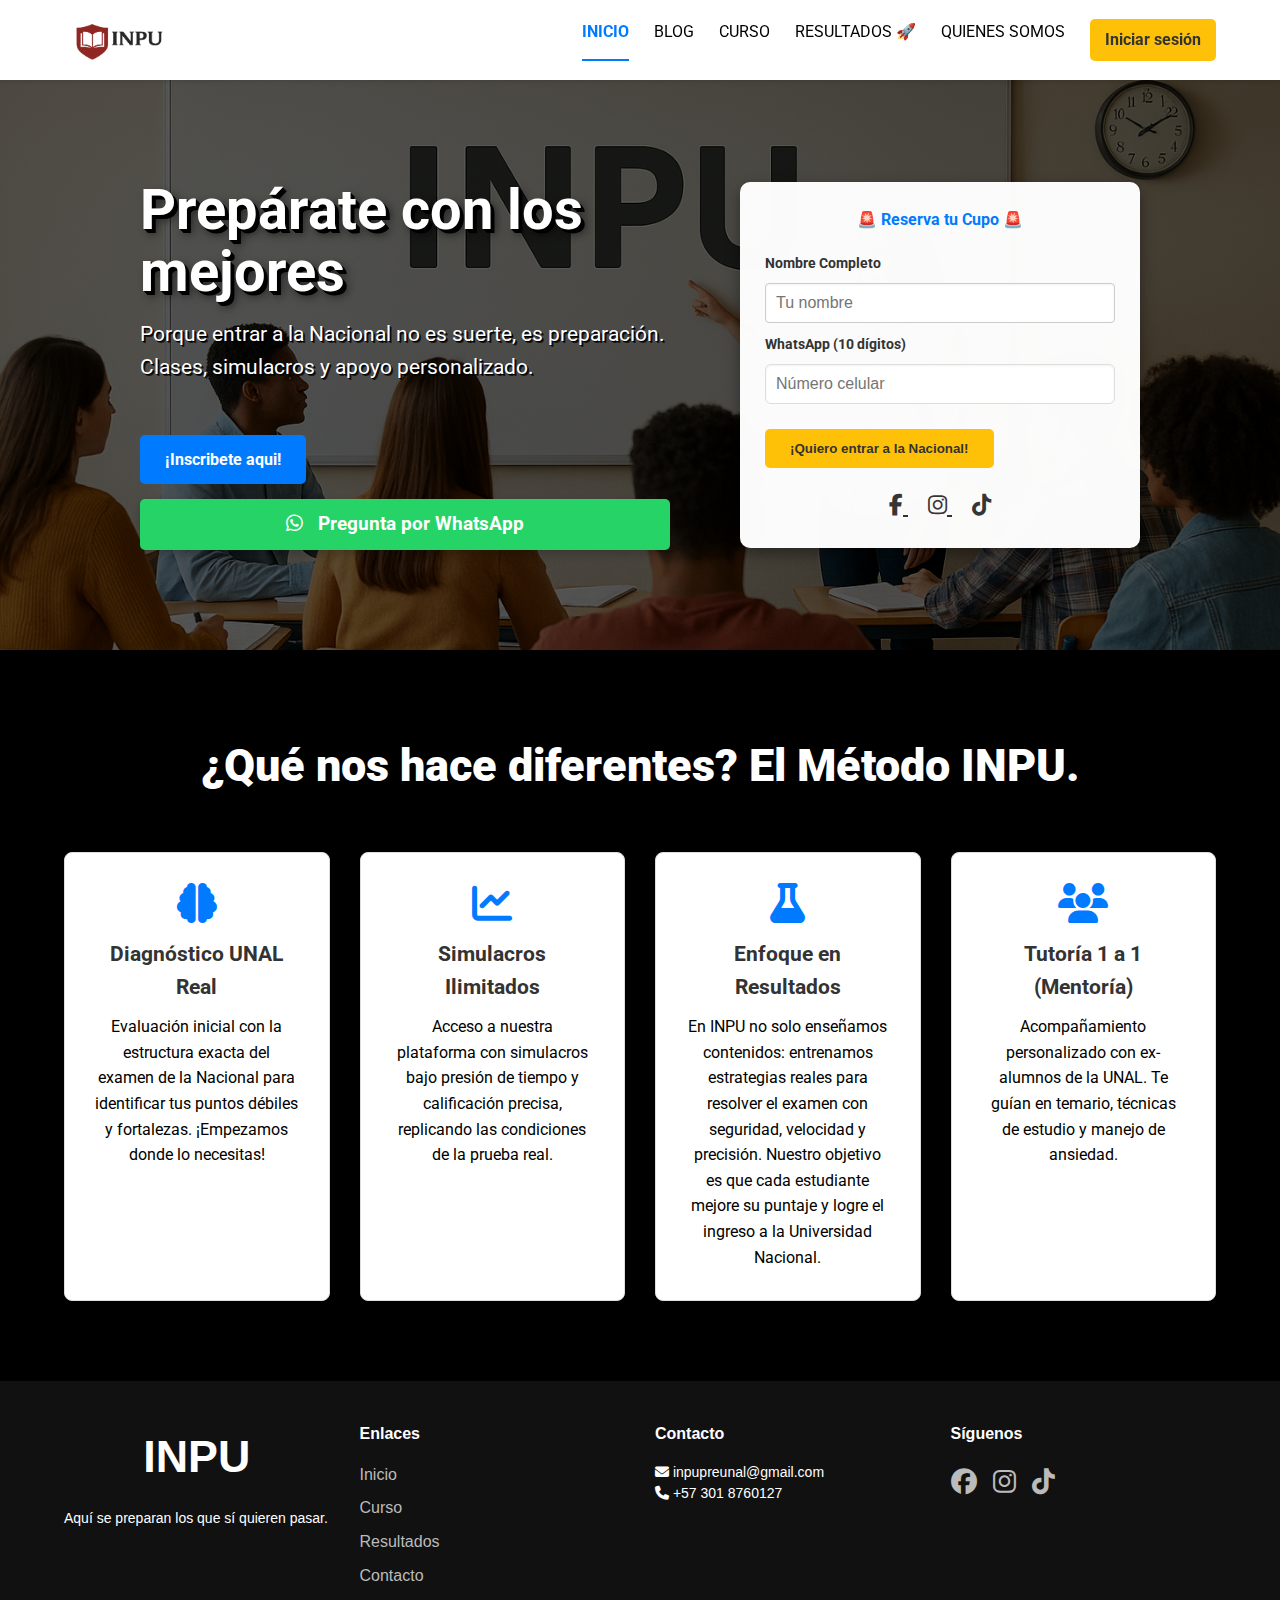
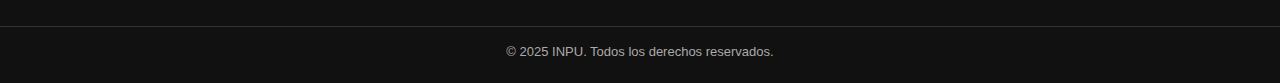
<file: index.html>
<!DOCTYPE html>
<html lang="es">
<head>
    <meta charset="UTF-8">
    <meta name="viewport" content="width=device-width, initial-scale=1.0">
    <title>Instituto Nacional De Preparación Universitaria - Inicio</title>
    
    <link rel="icon" type="image/png" href="inpu.png"> 
    
    <link rel="stylesheet" href="https://cdnjs.cloudflare.com/ajax/libs/font-awesome/6.0.0-beta3/css/all.min.css">
    
    <link rel="stylesheet" href="style.css">
    
    <link rel="preconnect" href="https://fonts.googleapis.com">
    <link rel="preconnect" href="https://fonts.gstatic.com" crossorigin>
    <link href="https://fonts.googleapis.com/css2?family=Roboto:wght@400;700;900&display=swap" rel="stylesheet">
    <link rel="stylesheet" href="https://cdnjs.cloudflare.com/ajax/libs/font-awesome/6.5.0/css/all.min.css">


    <style>
    /* Estilos CSS internos (si los hubiera) - Mantener aquí */
    </style>
</head>
<body>

  <header class="header">
    <div class="container">
        <h1 class="logo">
            <a href="index.html">
                <img src="inpu 22.png" alt="Instituto Nacional De Preparación Universitaria - INPU" class="logo-img">
            </a>
        </h1>
        
        <button class="menu-toggle" aria-label="Abrir menú">
    <span class="bar"></span>
    <span class="bar"></span>
    <span class="bar"></span>
</button>


        <nav class="nav">
            <a href="index.html" class="nav-link active" data-target="inicio-tab">INICIO</a>
            <a href="blog.html" class="nav-link" data-target="blog-tab">BLOG</a> 
            <a href="curso.html" class="nav-link" data-target="cursos-tab">CURSO</a>
            <a href="resultados.html" class="nav-link" data-target="resultados-tab">RESULTADOS 🚀</a>
            <a href="quienessomos.html" class="nav-link" data-target="quienes-somos-tab">QUIENES SOMOS</a>
            
            <a href="portalacademico.html" id="btn-matricula" target="_blank">Iniciar sesión</a>
        </nav>
    </div>
</header>


    <main id="tab-content">

        <div id="inicio-tab" class="tab-pane active">
            <section id="inicio" class="hero">
                <div class="container">
                    <div class="hero-content-wrapper">
                        
                        <div class="hero-text-side">
                            <h2>Prepárate con los mejores</h2>
                            <p>Porque entrar a la Nacional no es suerte, es preparación. Clases, simulacros y apoyo personalizado.</p>
                            <a href="https://docs.google.com/forms/d/e/1FAIpQLSdbw3Vlf3juHkuPTDNRNRvB-CL76jUuLKIKrbX0I4ldaxHiEg/viewform?usp=header" class="cta-button">¡Inscribete aqui!</a>
                            
                            <a href="https://wa.me/573018760127?text=Hola%2C%20estoy%20interesado%20en%20el%20preuniversitario%20para%20la%20UNAL" 
    target="_blank" 
    class="whatsapp-cta-button">
    <i class="fab fa-whatsapp"></i> Pregunta por WhatsApp
</a>

                        </div>
                        
                        <form class="hero-form" id="hero-contact-form">
    <h4 style="text-align: center; margin-bottom: 20px;">🚨 Reserva tu Cupo 🚨</h4>

    <div class="form-fields-container">
        <div class="form-group">
            <label for="hero-nombre">Nombre Completo</label>
            <input type="text" id="hero-nombre" name="nombre" placeholder="Tu nombre" required>
        </div>

        <div class="form-group">
            <label for="hero-celular">WhatsApp (10 dígitos)</label>
            <input type="tel" id="hero-celular" name="celular" placeholder="Número celular" pattern="[0-9]{10}" required>
        </div>
    </div>
    
    <button type="submit" class="cta-button" style="background-color: #ffc107; color: #333; margin-top: 15px;">
        ¡Quiero entrar a la Nacional!
    </button>

   <div class="hero-social-links">
    <a href="https://www.facebook.com/people/INPU/61577046966036/" target="_blank" aria-label="Facebook INPU">
        <i class="fab fa-facebook-f"></i>
    </a>

    <a href="https://www.instagram.com/inpu_preuni/" target="_blank" aria-label="Instagram INPU">
        <i class="fab fa-instagram"></i>
    </a>

    <a href="https://www.tiktok.com/@inpu_preunal" target="_blank" aria-label="TikTok INPU">
        <i class="fab fa-tiktok"></i>
    </a>
</div>


    <p id="hero-form-message" style="display: none; margin-top: 15px; font-weight: bold;"></p>
</form>

                        
                    </div>
                </div>
            </section>
            
           <section id="ventajas" class="features" style="color: white;">
    <div class="container">
        <h3 style="color: white;">¿Qué nos hace diferentes? El Método INPU.</h3>
        <div class="feature-grid" style="color: white;">

                        
                        <div class="feature-card">
                            <i class="fas fa-brain feature-icon"></i>
                            <h4>Diagnóstico UNAL Real</h4>
                            <p>Evaluación inicial con la estructura exacta del examen de la Nacional para identificar tus puntos débiles y fortalezas. ¡Empezamos donde lo necesitas!</p>
                        </div>
                        
                        <div class="feature-card">
                            <i class="fas fa-chart-line feature-icon"></i>
                            <h4>Simulacros Ilimitados</h4>
                            <p>Acceso a nuestra plataforma con simulacros bajo presión de tiempo y calificación precisa, replicando las condiciones de la prueba real.</p>
                        </div>
                        
                        <div class="feature-card">
                            <i class="fas fa-flask feature-icon"></i>
                            <h4>Enfoque en Resultados</h4>
                            <p>En INPU no solo enseñamos contenidos: entrenamos estrategias reales para resolver el examen con seguridad, velocidad y precisión. Nuestro objetivo es que cada estudiante mejore su puntaje y logre el ingreso a la Universidad Nacional.</p>
                        </div>
                        
                        <div class="feature-card">
                            <i class="fas fa-users feature-icon"></i>
                            <h4>Tutoría 1 a 1 (Mentoría)</h4>
                            <p>Acompañamiento personalizado con ex-alumnos de la UNAL. Te guían en temario, técnicas de estudio y manejo de ansiedad.</p>
                        </div>
                    </div>
                </div>
            </section>
        </div>
    </main>

    <script src="main.js"></script>

<footer class="footer">
    <div class="footer-container">

        <div class="footer-section">
            <h3>INPU</h3>
            <p>Aquí se preparan los que sí quieren pasar.</p>
        </div>

        <div class="footer-section">
            <h4>Enlaces</h4>
            <ul>
                <li><a href="index.html">Inicio</a></li>
                <li><a href="curso.html">Curso</a></li>
                <li><a href="resultados.html">Resultados</a></li>
                <li><a href="quienessomos.html">Contacto</a></li>
            </ul>
        </div>

        <div class="footer-section">
            <h4>Contacto</h4>
            <p><i class="fa-solid fa-envelope"></i> inpupreunal@gmail.com</p>
            <p><i class="fa-solid fa-phone"></i> +57 301 8760127</p>
        </div>

        <div class="footer-section">
            <h4>Síguenos</h4>
            <div class="social-icons">
                <a href="https://www.facebook.com/people/INPU/61577046966036/"><i class="fab fa-facebook"></i></a>
                <a href="https://www.instagram.com/inpu_preuni/"><i class="fab fa-instagram"></i></a>
                <a href="https://www.tiktok.com/@inpu_preunal"><i class="fab fa-tiktok"></i></a>
            </div>
        </div>

    </div>

    <div class="footer-bottom">
        <p>© 2025 INPU. Todos los derechos reservados.</p>
    </div>
</footer>

<script>
const toggleBtn = document.querySelector(".menu-toggle");
const nav = document.querySelector(".nav");

toggleBtn.addEventListener("click", () => {
    toggleBtn.classList.toggle("active"); // anima la X
    nav.classList.toggle("nav-open");     // abre/cierra menú
});
</script>

<script>
document.getElementById("hero-contact-form").addEventListener("submit", function(e) {
    e.preventDefault(); // Evita que recargue la página

    let nombre = document.getElementById("hero-nombre").value.trim();
    let celular = document.getElementById("hero-celular").value.trim();

    // Mensaje que se enviará a tu WhatsApp
    let mensaje = `Hola, mi nombre es ${nombre} y mi WhatsApp es ${celular}. Estoy interesado en el preuniversitario para la UNAL.`;

    // Número al que llega (el tuyo)
    let numeroDestino = "573018760127";

    // Crear enlace final
    let url = `https://wa.me/${numeroDestino}?text=${encodeURIComponent(mensaje)}`;

    // Redirigir a WhatsApp
    window.open(url, "_blank");
});
</script>


</body>
</html>
</file>
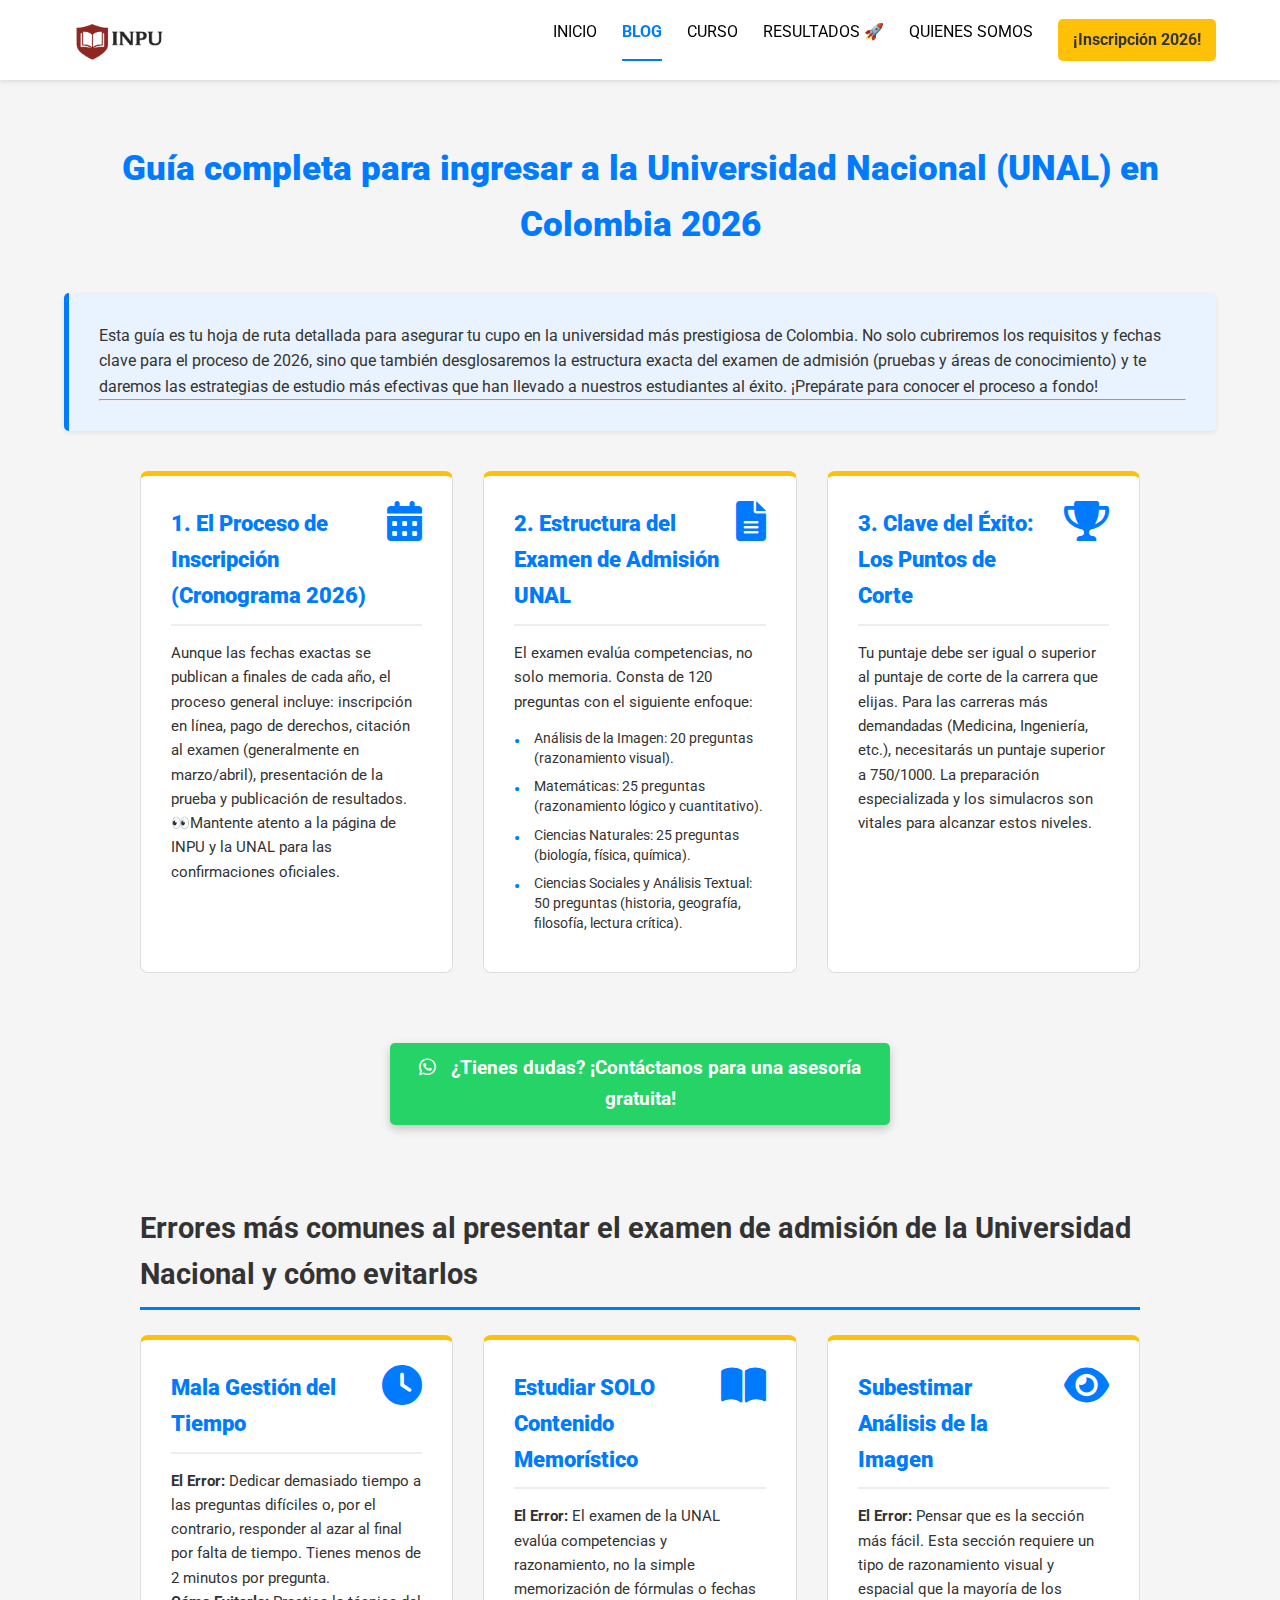
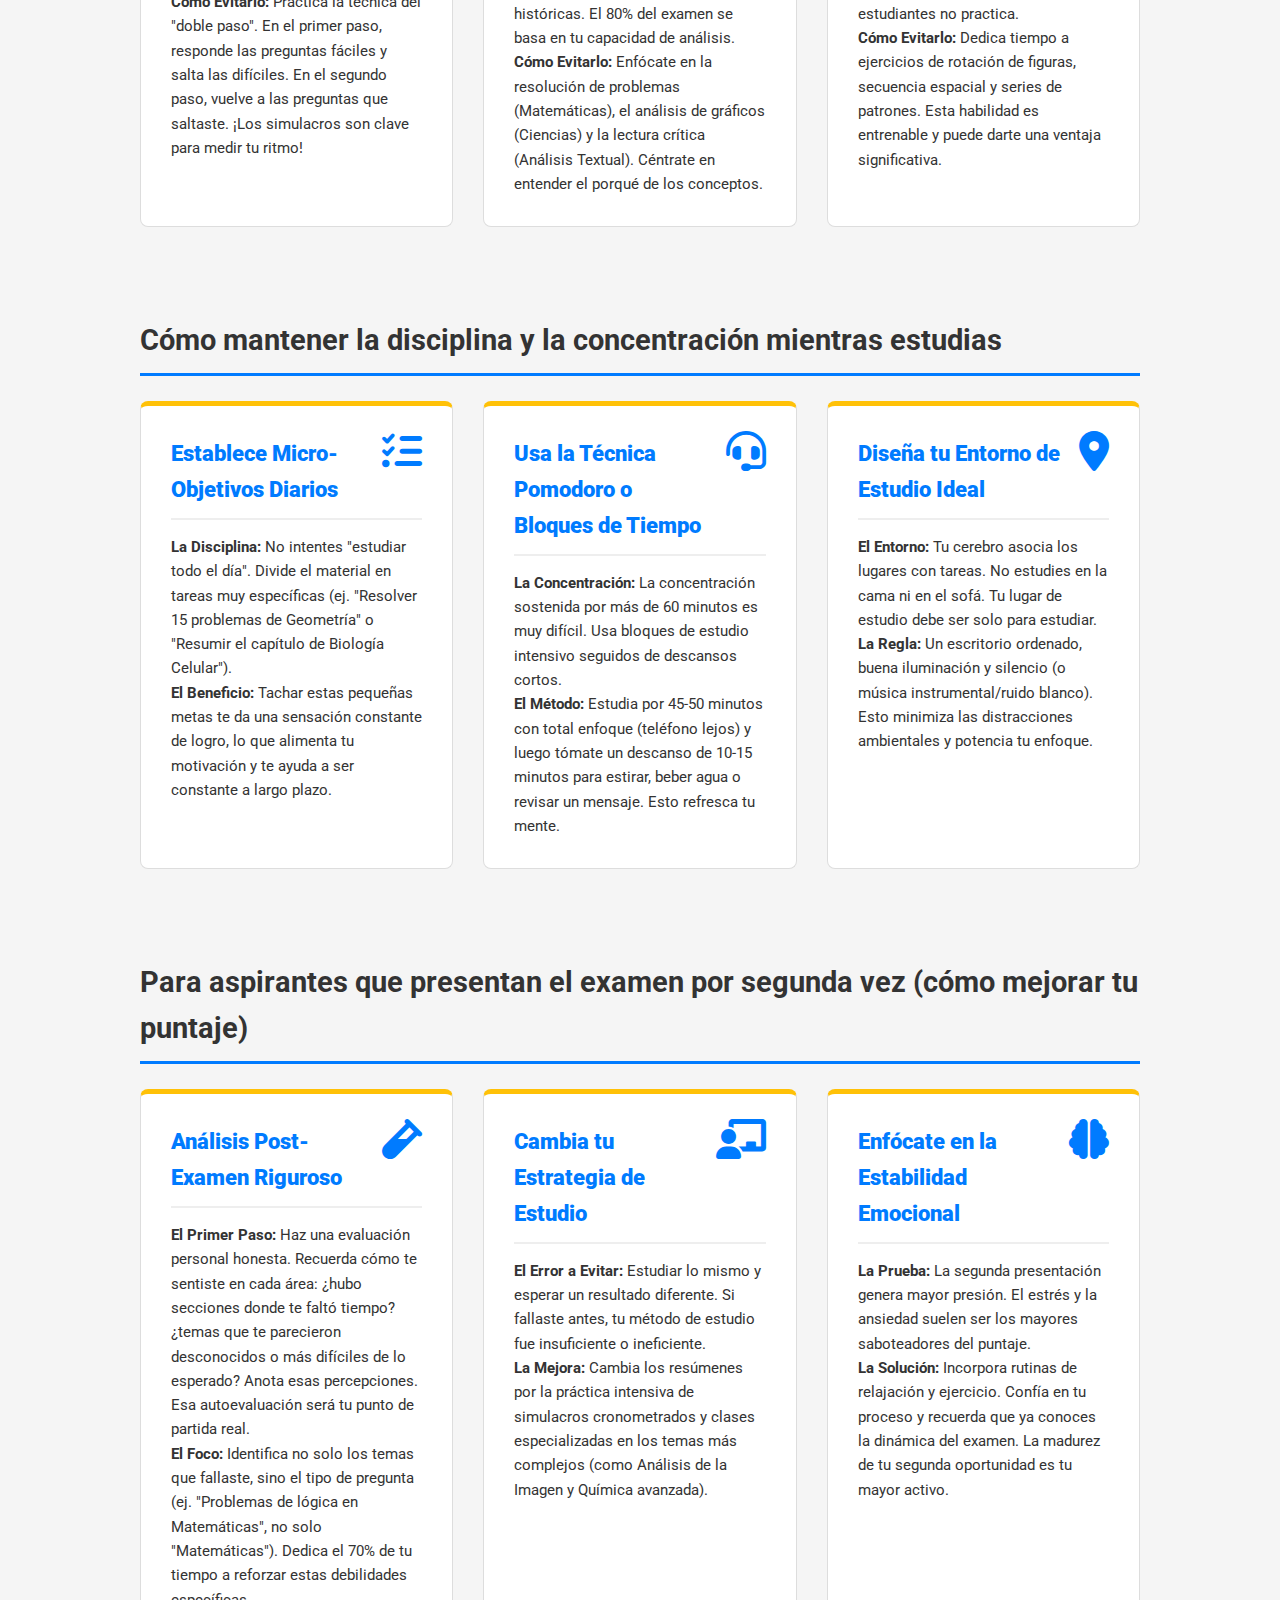
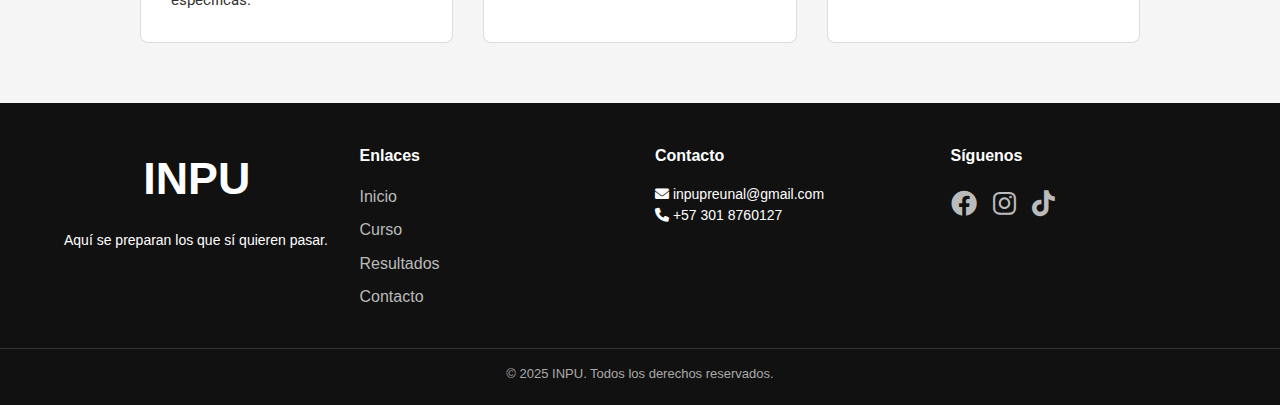
<file: blog.html>
<!DOCTYPE html>
<html lang="es">
<head>
    <meta charset="UTF-8">
    <meta name="viewport" content="width=device-width, initial-scale=1.0">
    <title>Instituto Nacional De Preparación Universitaria - Blog</title>
    
    <link rel="icon" type="image/png" href="inpu.png"> 
    
    <link rel="stylesheet" href="https://cdnjs.cloudflare.com/ajax/libs/font-awesome/6.0.0-beta3/css/all.min.css">
    
    <link rel="stylesheet" href="style.css">
    
    <link rel="preconnect" href="https://fonts.googleapis.com">
    <link rel="preconnect" href="https://fonts.gstatic.com" crossorigin>
    <link href="https://fonts.googleapis.com/css2?family=Roboto:wght@400;700;900&display=swap" rel="stylesheet">
</head>
<body>

    <header class="header">
        <div class="container">
            <h1 class="logo">
                <a href="index.html">
                    <img src="inpu 22.png" alt="Logo INPU Preuniversitario" class="logo-img">
                </a>
            </h1>
            
            <button class="menu-toggle" aria-label="Abrir menú">
                <span class="bar"></span>
                <span class="bar"></span>
                <span class="bar"></span>
            </button>

            <nav class="nav">
                <a href="index.html" class="nav-link" data-target="inicio-tab">INICIO</a>
                <a href="blog.html" class="nav-link active" data-target="blog-tab">BLOG</a> 
                <a href="curso.html" class="nav-link" data-target="cursos-tab">CURSO</a>
                <a href="resultados.html" class="nav-link" data-target="resultados-tab">RESULTADOS 🚀</a>
                <a href="quienessomos.html" class="nav-link" data-target="quienes-somos-tab">QUIENES SOMOS</a>
                
                <a 
                    href="https://wa.me/573018760127?text=Hola%2C%20quiero%20inscribirme%20para%20el%20preuniversitario%20UNAL%202026" 
                    id="btn-matricula" 
                    target="_blank"
                >
                    ¡Inscripción 2026!
                </a>
            </nav>
        </div>
    </header>
    
    <div id="blog-tab" class="tab-pane">
        <section id="blog-guia" class="blog-guia">
            <div class="container">
                <h3>Guía completa para ingresar a la Universidad Nacional (UNAL) en Colombia 2026</h3>
                
                <div class="guia-intro">
                    <p>
                        Esta guía es tu hoja de ruta detallada para asegurar tu cupo en la universidad más prestigiosa de Colombia. No solo cubriremos los requisitos y fechas clave para el proceso de 2026, sino que también desglosaremos la estructura exacta del examen de admisión (pruebas y áreas de conocimiento) y te daremos las estrategias de estudio más efectivas que han llevado a nuestros estudiantes al éxito. ¡Prepárate para conocer el proceso a fondo!
                    </p>
                    <hr>
                </div>
                
                <div class="guia-content blog-grid"> 
                    <div class="guia-item">
                        <i class="fas fa-calendar-alt guia-icon"></i>
                        <h4>1. El Proceso de Inscripción (Cronograma 2026)</h4>
                        <p>Aunque las fechas exactas se publican a finales de cada año, el proceso general incluye: inscripción en línea, pago de derechos, citación al examen (generalmente en marzo/abril), presentación de la prueba y publicación de resultados.👀Mantente atento a la página de INPU y la UNAL para las confirmaciones oficiales.</p>
                    </div>

                    <div class="guia-item">
                        <i class="fas fa-file-alt guia-icon"></i>
                        <h4>2. Estructura del Examen de Admisión UNAL</h4>
                        <p>El examen evalúa competencias, no solo memoria. Consta de 120 preguntas con el siguiente enfoque:</p>
                        <ul>
                            <li>Análisis de la Imagen: 20 preguntas (razonamiento visual).</li>
                            <li>Matemáticas: 25 preguntas (razonamiento lógico y cuantitativo).</li>
                            <li>Ciencias Naturales: 25 preguntas (biología, física, química).</li>
                            <li>Ciencias Sociales y Análisis Textual: 50 preguntas (historia, geografía, filosofía, lectura crítica).</li>
                        </ul>
                    </div>

                    <div class="guia-item">
                        <i class="fas fa-trophy guia-icon"></i>
                        <h4>3. Clave del Éxito: Los Puntos de Corte</h4>
                        <p>Tu puntaje debe ser igual o superior al puntaje de corte de la carrera que elijas. Para las carreras más demandadas (Medicina, Ingeniería, etc.), necesitarás un puntaje superior a 750/1000. La preparación especializada y los simulacros son vitales para alcanzar estos niveles.</p>
                    </div>
                    
                    <a 
                        href="https://wa.me/573018760127?text=Hola%2C%20quiero%20una%20asesor%C3%ADa%20gratuita%20sobre%20el%20preuniversitario%20para%20la%20UNAL" 
                        class="whatsapp-cta-button" 
                        style="margin: 30px auto; grid-column: 1 / -1;"
                        target="_blank"
                    >
                        <i class="fab fa-whatsapp"></i> ¿Tienes dudas? ¡Contáctanos para una asesoría gratuita!
                    </a>

                    <div style="grid-column: 1 / -1; margin-top: 40px; text-align: left;">
                        <h4 style="color: var(--text-color); font-size: 1.8em; margin-bottom: 25px; border-bottom: 3px solid var(--secondary-color); padding-bottom: 10px;">
                            Errores más comunes al presentar el examen de admisión de la Universidad Nacional y cómo evitarlos
                        </h4>
                        
                        <div class="blog-grid" style="max-width: none;">
                            <div class="guia-item">
                                <i class="fas fa-clock guia-icon"></i>
                                <h4>Mala Gestión del Tiempo</h4>
                                <p><strong>El Error:</strong> Dedicar demasiado tiempo a las preguntas difíciles o, por el contrario, responder al azar al final por falta de tiempo. Tienes menos de 2 minutos por pregunta.</p>
                                <p><strong>Cómo Evitarlo:</strong> Practica la técnica del "doble paso". En el primer paso, responde las preguntas fáciles y salta las difíciles. En el segundo paso, vuelve a las preguntas que saltaste. ¡Los simulacros son clave para medir tu ritmo!</p>
                            </div>
                            
                            <div class="guia-item">
                                <i class="fas fa-book-open guia-icon"></i>
                                <h4>Estudiar SOLO Contenido Memorístico</h4>
                                <p><strong>El Error:</strong> El examen de la UNAL evalúa competencias y razonamiento, no la simple memorización de fórmulas o fechas históricas. El 80% del examen se basa en tu capacidad de análisis.</p>
                                <p><strong>Cómo Evitarlo:</strong> Enfócate en la resolución de problemas (Matemáticas), el análisis de gráficos (Ciencias) y la lectura crítica (Análisis Textual). Céntrate en entender el porqué de los conceptos.</p>
                            </div>
                            
                            <div class="guia-item">
                                <i class="fas fa-eye guia-icon"></i>
                                <h4>Subestimar Análisis de la Imagen</h4>
                                <p><strong>El Error:</strong> Pensar que es la sección más fácil. Esta sección requiere un tipo de razonamiento visual y espacial que la mayoría de los estudiantes no practica.</p>
                                <p><strong>Cómo Evitarlo:</strong> Dedica tiempo a ejercicios de rotación de figuras, secuencia espacial y series de patrones. Esta habilidad es entrenable y puede darte una ventaja significativa.</p>
                            </div>
                        </div>
                    </div>
                    <div style="grid-column: 1 / -1; margin-top: 60px; text-align: left;">
                        <h4 style="color: var(--text-color); font-size: 1.8em; margin-bottom: 25px; border-bottom: 3px solid var(--secondary-color); padding-bottom: 10px;">
                            Cómo mantener la disciplina y la concentración mientras estudias 
                        </h4>
                        
                        <div class="blog-grid" style="max-width: none;">
                            <div class="guia-item">
                                <i class="fas fa-list-check guia-icon"></i>
                                <h4>Establece Micro-Objetivos Diarios</h4>
                                <p><strong>La Disciplina:</strong> No intentes "estudiar todo el día". Divide el material en tareas muy específicas (ej. "Resolver 15 problemas de Geometría" o "Resumir el capítulo de Biología Celular").</p>
                                <p><strong>El Beneficio:</strong> Tachar estas pequeñas metas te da una sensación constante de logro, lo que alimenta tu motivación y te ayuda a ser constante a largo plazo.</p>
                            </div>
                            
                            <div class="guia-item">
                                <i class="fas fa-headset guia-icon"></i>
                                <h4>Usa la Técnica Pomodoro o Bloques de Tiempo</h4>
                                <p><strong>La Concentración:</strong> La concentración sostenida por más de 60 minutos es muy difícil. Usa bloques de estudio intensivo seguidos de descansos cortos.</p>
                                <p><strong>El Método:</strong> Estudia por 45-50 minutos con total enfoque (teléfono lejos) y luego tómate un descanso de 10-15 minutos para estirar, beber agua o revisar un mensaje. Esto refresca tu mente.</p>
                            </div>
                            
                            <div class="guia-item">
                                <i class="fas fa-location-dot guia-icon"></i>
                                <h4>Diseña tu Entorno de Estudio Ideal</h4>
                                <p><strong>El Entorno:</strong> Tu cerebro asocia los lugares con tareas. No estudies en la cama ni en el sofá. Tu lugar de estudio debe ser solo para estudiar.</p>
                                <p><strong>La Regla:</strong> Un escritorio ordenado, buena iluminación y silencio (o música instrumental/ruido blanco). Esto minimiza las distracciones ambientales y potencia tu enfoque.</p>
                            </div>
                        </div>
                    </div>
                    <div style="grid-column: 1 / -1; margin-top: 60px; text-align: left;">
                        <h4 style="color: var(--text-color); font-size: 1.8em; margin-bottom: 25px; border-bottom: 3px solid var(--secondary-color); padding-bottom: 10px;">
                            Para aspirantes que presentan el examen por segunda vez (cómo mejorar tu puntaje)
                        </h4>
                        
                        <div class="blog-grid" style="max-width: none;">
                            <div class="guia-item">
                                <i class="fas fa-vial guia-icon"></i>
                                <h4>Análisis Post-Examen Riguroso</h4>
                                <p><strong>El Primer Paso:</strong> Haz una evaluación personal honesta. Recuerda cómo te sentiste en cada área: ¿hubo secciones donde te faltó tiempo? ¿temas que te parecieron desconocidos o más difíciles de lo esperado? Anota esas percepciones. Esa autoevaluación será tu punto de partida real.</p>
                                <p><strong>El Foco:</strong> Identifica no solo los temas que fallaste, sino el tipo de pregunta (ej. "Problemas de lógica en Matemáticas", no solo "Matemáticas"). Dedica el 70% de tu tiempo a reforzar estas debilidades específicas.</p>
                            </div>
                            
                            <div class="guia-item">
                                <i class="fas fa-chalkboard-user guia-icon"></i>
                                <h4>Cambia tu Estrategia de Estudio</h4>
                                <p><strong>El Error a Evitar:</strong> Estudiar lo mismo y esperar un resultado diferente. Si fallaste antes, tu método de estudio fue insuficiente o ineficiente.</p>
                                <p><strong>La Mejora:</strong> Cambia los resúmenes por la práctica intensiva de simulacros cronometrados y clases especializadas en los temas más complejos (como Análisis de la Imagen y Química avanzada).</p>
                            </div>
                            
                            <div class="guia-item">
                                <i class="fas fa-brain guia-icon"></i>
                                <h4>Enfócate en la Estabilidad Emocional</h4>
                                <p><strong>La Prueba:</strong> La segunda presentación genera mayor presión. El estrés y la ansiedad suelen ser los mayores saboteadores del puntaje.</p>
                                <p><strong>La Solución:</strong> Incorpora rutinas de relajación y ejercicio. Confía en tu proceso y recuerda que ya conoces la dinámica del examen. La madurez de tu segunda oportunidad es tu mayor activo.</p>
                            </div>
                        </div>
                    </div>
                </div>
            </div>
        </section>
    </div>
    
    <footer class="footer">
        <div class="footer-container">

            <div class="footer-section">
                <h3>INPU</h3>
                <p>Aquí se preparan los que sí quieren pasar.</p>
            </div>

            <div class="footer-section">
                <h4>Enlaces</h4>
                <ul>
                    <li><a href="index.html">Inicio</a></li>
                    <li><a href="curso.html">Curso</a></li>
                    <li><a href="resultados.html">Resultados</a></li>
                    <li><a href="quienessomos.html">Contacto</a></li>
                </ul>
            </div>

            <div class="footer-section">
                <h4>Contacto</h4>
                <p><i class="fa-solid fa-envelope"></i> inpupreunal@gmail.com</p>
                <p><i class="fa-solid fa-phone"></i> +57 301 8760127</p>
            </div>

            <div class="footer-section">
                <h4>Síguenos</h4>
                <div class="social-icons">
                    <a href="https://www.facebook.com/people/INPU/61577046966036/"><i class="fab fa-facebook"></i></a>
                    <a href="https://www.instagram.com/inpu_preuni/"><i class="fab fa-instagram"></i></a>
                    <a href="https://www.tiktok.com/@inpu_preunal"><i class="fab fa-tiktok"></i></a>
                </div>
            </div>

        </div>

        <div class="footer-bottom">
            <p>© 2025 INPU. Todos los derechos reservados.</p>
        </div>
    </footer>
    <script src="main.js"></script>
</body>
</html>
</file>
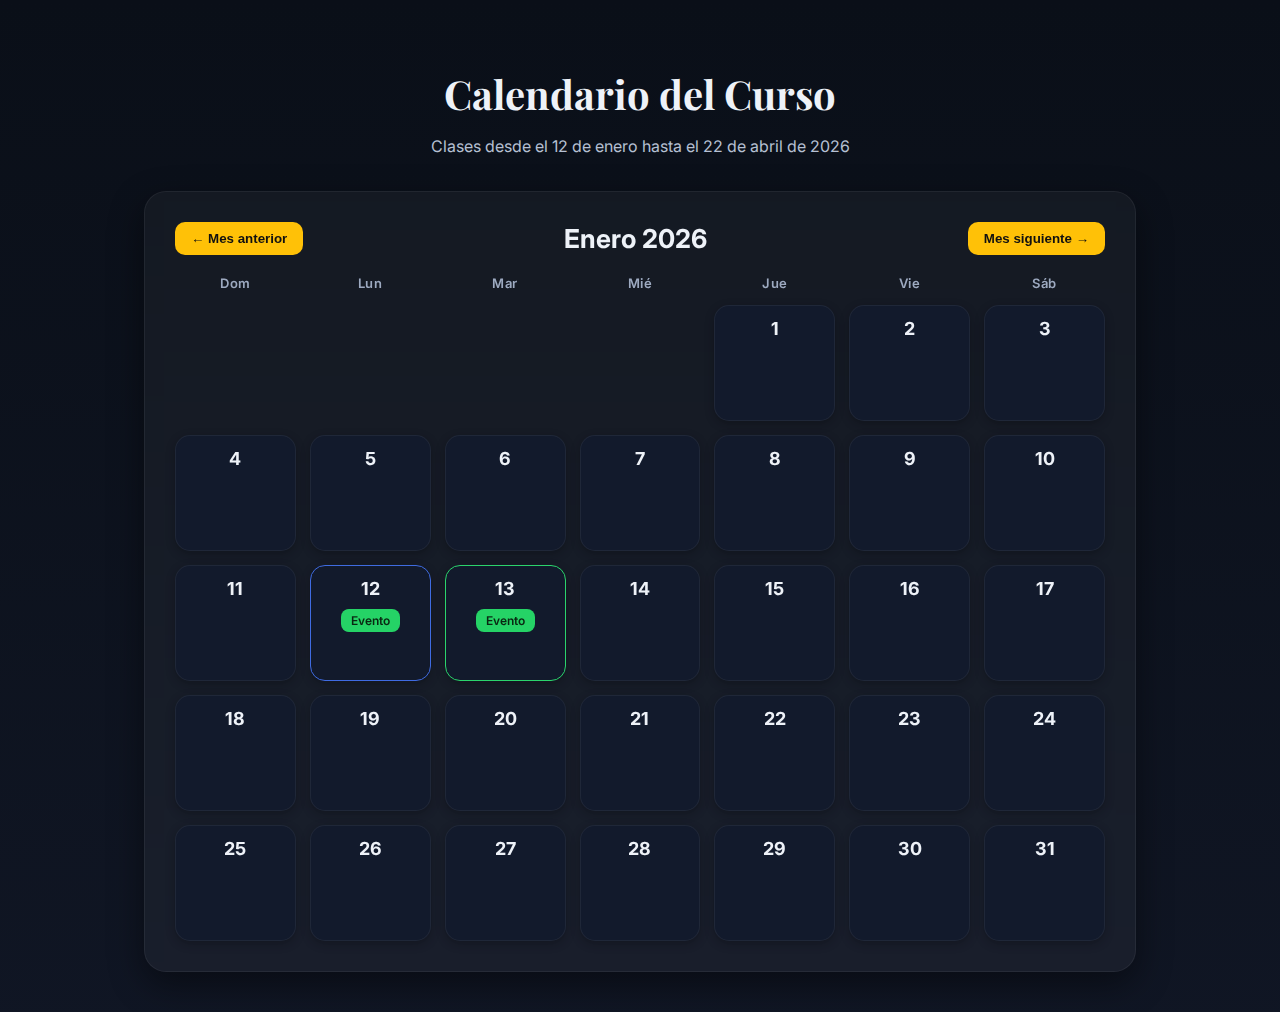
<file: calendario.html>
<!DOCTYPE html>
<html lang="es">
<head>
<meta charset="UTF-8">
<title>Instituto Nacional De Preparación Universitaria - Calendario</title>
<meta name="viewport" content="width=device-width, initial-scale=1">
    <link rel="icon" type="image/png" href="inpu.png"> 

<!-- TIPOGRAFÍAS -->
<link href="https://fonts.googleapis.com/css2?family=Inter:wght@300;400;500;600;700&family=Playfair+Display:wght@600;700&display=swap" rel="stylesheet">

<style>
    body {
        margin: 0;
        font-family: "Inter", sans-serif;
        background: linear-gradient(180deg, #0a0f18, #111726 120%);
        color: #eef2f8;
        padding: 40px 0;
    }

    h1 {
        text-align: center;
        font-family: "Playfair Display", serif;
        font-size: 40px;
        margin-bottom: 6px;
    }

    .subtitle {
        text-align: center;
        color: #b6c0d3;
        margin-bottom: 35px;
    }

    .calendar-container {
        max-width: 930px;
        margin: auto;
        background: rgba(255,255,255,0.04);
        padding: 30px;
        border-radius: 22px;
        backdrop-filter: blur(8px);
        border: 1px solid rgba(255,255,255,0.06);
        box-shadow: 0px 12px 35px rgba(0,0,0,0.45);
    }

    .calendar-header {
        display: flex;
        justify-content: space-between;
        align-items: center;
        margin-bottom: 20px;
    }

    .calendar-header h2 {
        margin: 0;
        font-size: 26px;
    }

    .nav-btn {
        background: #ffc107;
        color: #111;
        border: none;
        padding: 9px 16px;
        border-radius: 10px;
        cursor: pointer;
        font-weight: 600;
        transition: 0.2s;
    }

    .nav-btn:hover {
        background: #e0a800;
        transform: translateY(-1px);
    }

    .calendar-grid {
        display: grid;
        grid-template-columns: repeat(7, 1fr);
        gap: 14px;
    }

    .day-name {
        text-align: center;
        font-size: 13px;
        letter-spacing: 0.6px;
        color: #9daac0;
        font-weight: 600;
    }

    /* TARJETAS NORMALES */
    .day {
        padding: 12px;
        border-radius: 15px;
        background: #121a2c;
        border: 1px solid rgba(255,255,255,0.06);
        min-height: 90px;
        display: flex;
        flex-direction: column;
        align-items: center;
        justify-content: flex-start;
        transition: 0.25s;
        cursor: pointer;
        position: relative;
        box-shadow: 0 3px 10px rgba(0,0,0,0.25);
    }

    /* TARJETA SELECCIONADA (SE AGRANDA) */
    .day.expanded {
        background: #1a2336;
        transform: scale(1.22);
        z-index: 10;
        min-height: 180px;
        border: 1px solid #4f79ff;
        box-shadow: 0 6px 20px rgba(0,0,0,0.5);
    }

    .day-number {
        font-size: 18px;
        font-weight: 700;
    }

    .event-label {
        margin-top: 10px;
        background: #25D366;
        color: #0a2712;
        padding: 4px 10px;
        font-size: 12px;
        border-radius: 8px;
        font-weight: 600;
    }

    .event-info {
        margin-top: 12px;
        font-size: 13px;
        text-align: center;
        line-height: 1.4;
        padding: 8px;
        background: rgba(255,255,255,0.06);
        border-radius: 10px;
    }

    /* COLORES ESPECIALES */
    .induction {
        border-color: #2bd46c !important;
    }
    .start-class {
        border-color: #3f6be1 !important;
    }
    .highlight {
        border-color: #ffc107 !important;
    }

    .empty {
        background: none;
        border: none;
        box-shadow: none;
        cursor: default;
    }
</style>
</head>

<body>

<h1>Calendario del Curso</h1>
<p class="subtitle">Clases desde el 12 de enero hasta el 22 de abril de 2026</p>

<div class="calendar-container">

    <div class="calendar-header">
        <button class="nav-btn" id="prev-month">← Mes anterior</button>
        <h2 id="month-label"></h2>
        <button class="nav-btn" id="next-month">Mes siguiente →</button>
    </div>

    <div class="calendar-grid" id="calendar"></div>

</div>

<script>
    const startDate = new Date(2026, 0, 12);
    const inductionDays = [12, 13];
    const endDate = new Date(2026, 3, 22);

    let currentMonth = 0;
    const monthNames = ["Enero 2026","Febrero 2026","Marzo 2026","Abril 2026"];

    function getEvent(day, month) {
        if (month === 0 && inductionDays.includes(day)) return "Inducción del curso: presentación del programa, metodología y bienvenida.";
        if (new Date(2026, month, day).getTime() === startDate.getTime()) return "Inicio oficial del curso.";
        if (new Date(2026, month, day).getTime() === endDate.getTime()) return "Finalización del curso.";
        return null;
    }

    function generateCalendar(monthIndex) {
        const calendar = document.getElementById("calendar");
        const label = document.getElementById("month-label");
        calendar.innerHTML = "";
        label.textContent = monthNames[monthIndex];

        const year = 2026;
        const month = monthIndex;

        const firstDay = new Date(year, month, 1).getDay();
        const daysInMonth = new Date(year, month + 1, 0).getDate();

        const dayNames = ["Dom","Lun","Mar","Mié","Jue","Vie","Sáb"];
        dayNames.forEach(name => {
            const div = document.createElement("div");
            div.className = "day-name";
            div.textContent = name;
            calendar.appendChild(div);
        });

        for (let i = 0; i < firstDay; i++) {
            const empty = document.createElement("div");
            empty.className = "empty";
            calendar.appendChild(empty);
        }

        for (let day = 1; day <= daysInMonth; day++) {
            const div = document.createElement("div");
            div.className = "day";

            div.innerHTML = `<div class="day-number">${day}</div>`;

            const eventText = getEvent(day, month);
            if (eventText) {
                div.innerHTML += `<div class="event-label">Evento</div>`;
            }

            // Colores especiales
            if (month === 0 && inductionDays.includes(day)) div.classList.add("induction");
            if (new Date(2026, month, day).getTime() === startDate.getTime()) div.classList.add("start-class");
            if (new Date(2026, month, day).getTime() === endDate.getTime()) div.classList.add("highlight");

            // CLICK PARA EXPANDIR
            div.addEventListener("click", () => {
                document.querySelectorAll(".day").forEach(d => d.classList.remove("expanded"));
                div.classList.add("expanded");

                const info = eventText ? eventText : "No hay nada disponible para este día.";

                div.innerHTML = `
                    <div class="day-number">${day}</div>
                    <div class="event-info">${info}</div>
                `;
            });

            calendar.appendChild(div);
        }
    }

    document.getElementById("prev-month").addEventListener("click", () => {
        if (currentMonth > 0) currentMonth--;
        generateCalendar(currentMonth);
    });

    document.getElementById("next-month").addEventListener("click", () => {
        if (currentMonth < 3) currentMonth++;
        generateCalendar(currentMonth);
    });

    generateCalendar(0);
</script>

</body>
</html>
</file>
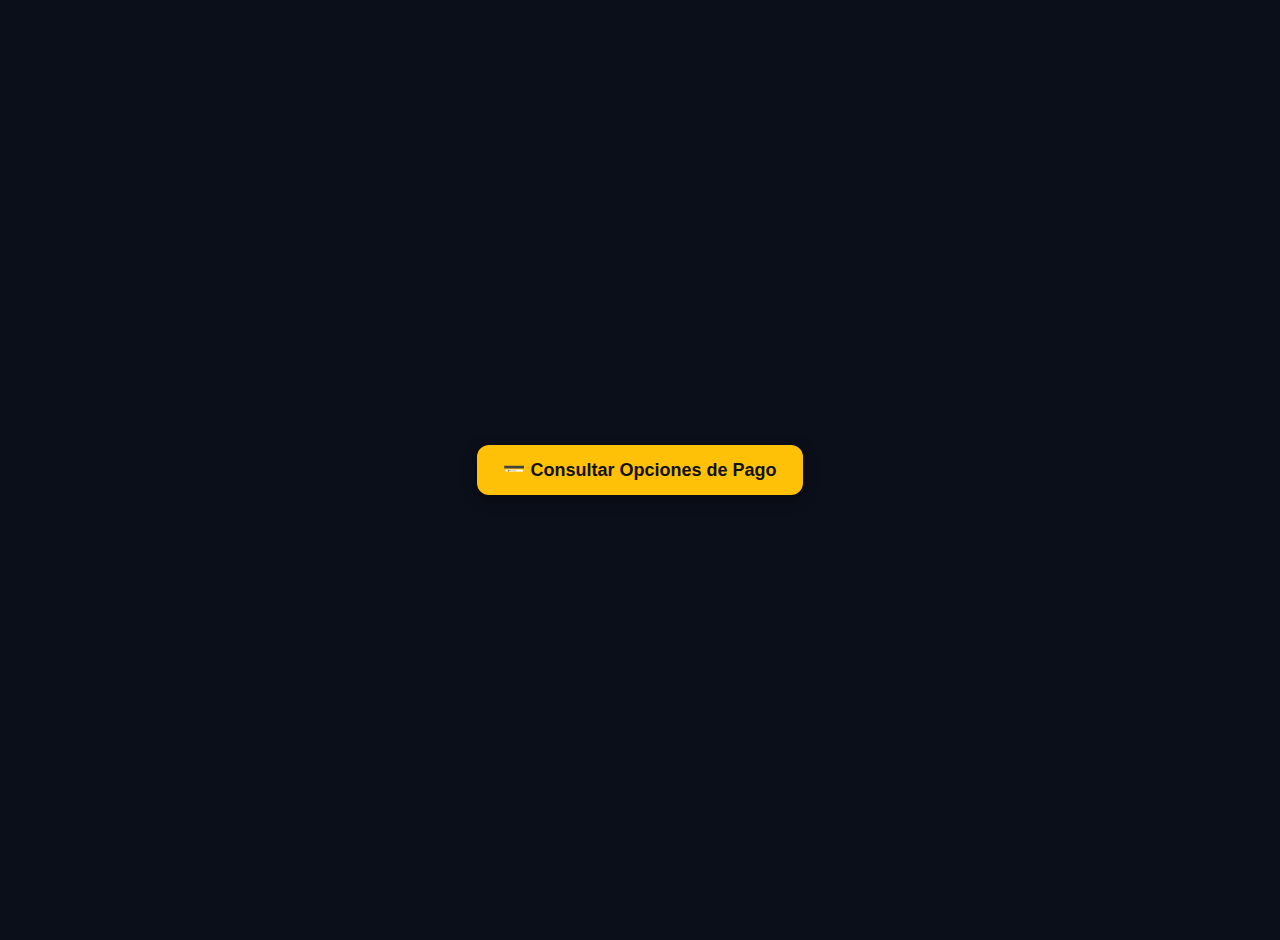
<file: consultar.html>
<!DOCTYPE html>
<html lang="es">
<head>
<meta charset="UTF-8">
<title>Opciones de Pago – INPU</title>
<meta name="viewport" content="width=device-width, initial-scale=1">

<!-- TIPOGRAFÍAS PROFESIONALES -->
<link href="https://fonts.googleapis.com/css2?family=Inter:wght@300;400;500;600;700&display=swap" rel="stylesheet">

<style>
    body {
        margin: 0;
        background: #0b0f1a;
        font-family: "Inter", sans-serif;
        color: #eef2f8;
        display: flex;
        justify-content: center;
        align-items: center;
        height: 100vh;
        padding: 20px;
    }

    /* BOTÓN PRINCIPAL */
    .payment-button {
        background: #ffc107;
        color: #111;
        padding: 14px 26px;
        font-size: 18px;
        border-radius: 12px;
        font-weight: 600;
        border: none;
        cursor: pointer;
        transition: 0.25s ease;
        box-shadow: 0 4px 14px rgba(0,0,0,0.4);
    }

    .payment-button:hover {
        background: #e0a800;
        transform: translateY(-2px);
    }

    /* MODAL */
    .modal-overlay {
        display: none;
        position: fixed;
        top: 0;
        left: 0;
        width: 100%;
        height: 100%;
        background: rgba(0,0,0,0.55);
        backdrop-filter: blur(6px);
        justify-content: center;
        align-items: center;
        z-index: 999;
        padding: 20px;
    }

    .modal-box {
        background: #111827;
        border-radius: 18px;
        padding: 28px;
        width: 95%;
        max-width: 480px;
        box-shadow: 0 12px 30px rgba(0,0,0,0.55);
        border: 1px solid rgba(255,255,255,0.08);
        animation: fadeIn .25s ease;
    }

    @keyframes fadeIn {
        from { opacity: 0; transform: scale(.88); }
        to { opacity: 1; transform: scale(1); }
    }

    .modal-box h2 {
        margin: 0 0 20px 0;
        text-align: center;
        font-size: 26px;
        font-weight: 700;
        color: #ffffff;
    }

    .payment-list {
        list-style: none;
        padding: 0;
        margin: 0;
        font-size: 16px;
        line-height: 1.8;
        color: #d5d9e5;
    }

    .payment-list li {
        background: rgba(255,255,255,0.06);
        padding: 10px 14px;
        border-radius: 10px;
        margin-bottom: 10px;
        display: flex;
        align-items: center;
        gap: 10px;
        border: 1px solid rgba(255,255,255,0.05);
    }

    .close-btn {
        margin-top: 25px;
        width: 100%;
        padding: 12px;
        background: #3f6be1;
        color: #fff;
        border: none;
        border-radius: 12px;
        font-size: 16px;
        font-weight: 600;
        cursor: pointer;
        transition: .2s;
    }

    .close-btn:hover {
        background: #3158c9;
    }
</style>
</head>

<body>

<!-- BOTÓN PRINCIPAL -->
<button class="payment-button" onclick="openPaymentModal()">
    💳 Consultar Opciones de Pago
</button>

<!-- POPUP -->
<div id="payment-modal" class="modal-overlay" onclick="closePaymentModal()">

    <div class="modal-box" onclick="event.stopPropagation();">
        <h2>Opciones de Pago</h2>

        <ul class="payment-list">
            <li>💵 <strong>Efectivo</strong> – Pagas directamente en nuestras instalaciones.</li>
            <li>🏦 <strong>Transferencia Bancaria</strong> – A cuentas Bancolombia o Nu Colombia.</li>
            <li>📱 <strong>Nequi</strong> – Pagos rápidos desde tu celular.</li>
            <li>📱 <strong>BRE-B</strong> – Transferencia instantánea.</li>
            <li>🏧 <strong>Corresponsales Bancarios</strong> – Si no tienes app.</li>
        </ul>

        <button class="close-btn" onclick="closePaymentModal()">Cerrar</button>
    </div>

</div>

<script>
function openPaymentModal() {
    document.getElementById("payment-modal").style.display = "flex";
}

function closePaymentModal() {
    document.getElementById("payment-modal").style.display = "none";
}
</script>

</body>
</html>
</file>
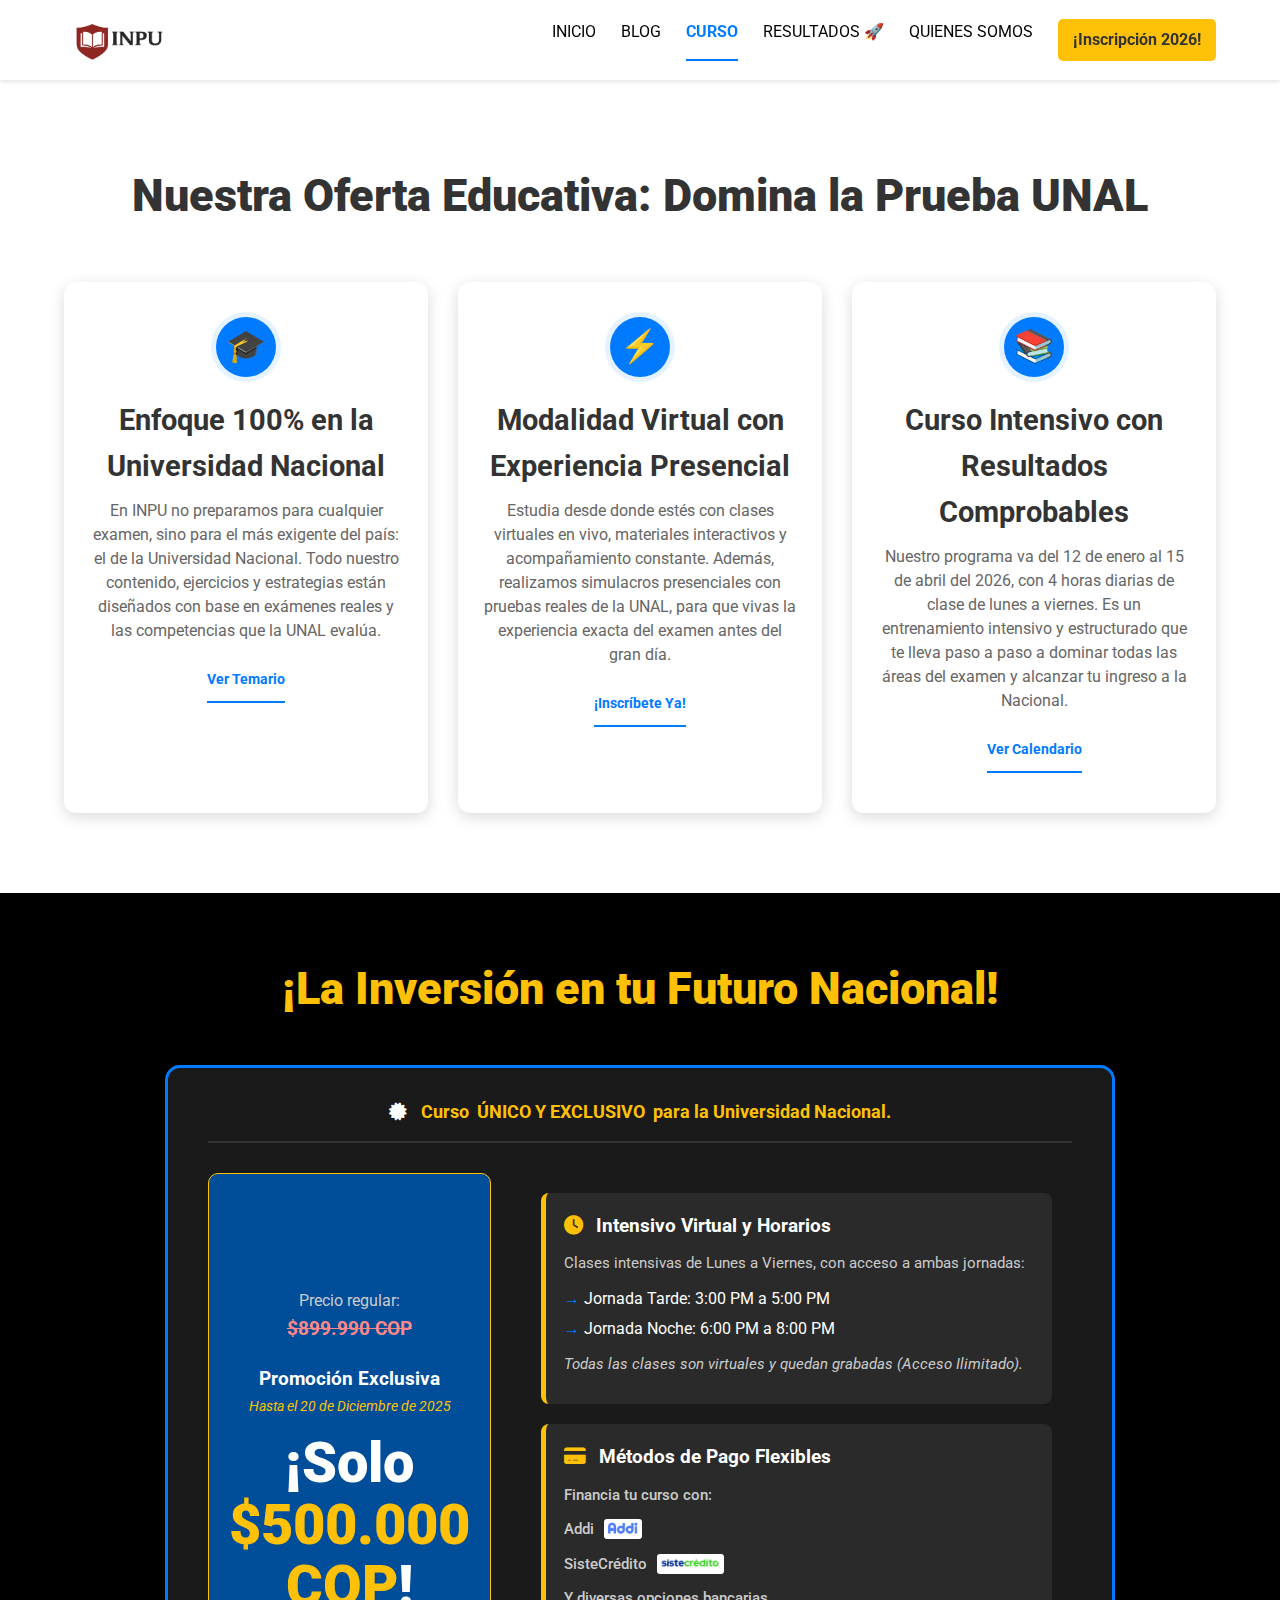
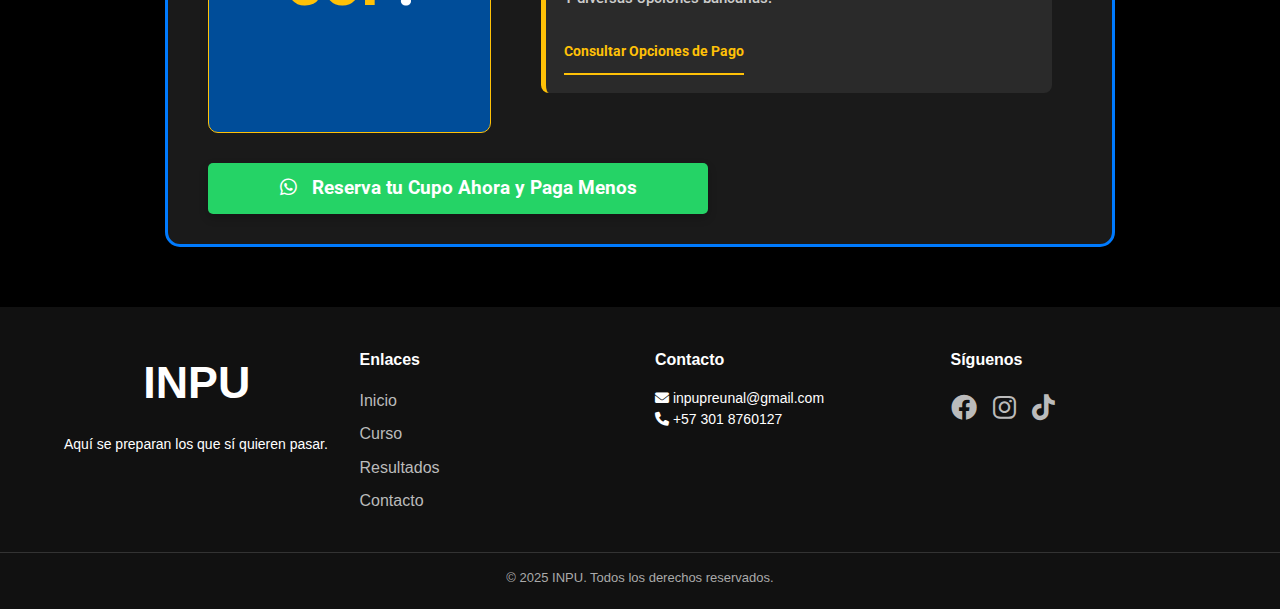
<file: curso.html>
<!DOCTYPE html>
<html lang="es">
<head>
    <meta charset="UTF-8">
    <meta name="viewport" content="width=device-width, initial-scale=1.0">
    <title>Instituto Nacional De Preparación Universitaria - Curso</title>
    
    <link rel="icon" type="image/png" href="inpu.png"> 
    
    <link rel="stylesheet" href="https://cdnjs.cloudflare.com/ajax/libs/font-awesome/6.0.0-beta3/css/all.min.css">
    <link rel="stylesheet" href="style.css">
    
    <link rel="preconnect" href="https://fonts.googleapis.com">
    <link rel="preconnect" href="https://fonts.gstatic.com" crossorigin>
    <link href="https://fonts.googleapis.com/css2?family=Roboto:wght@400;700;900&display=swap" rel="stylesheet">
</head>

<body>
  <header class="header">
    <div class="container">
        <h1 class="logo">
            <a href="index.html">
                <img src="inpu 22.png" alt="Logo INPU Preuniversitario" class="logo-img">
            </a>
        </h1>
        
      <button class="menu-toggle" aria-label="Abrir menú">
    <span class="bar"></span>
    <span class="bar"></span>
    <span class="bar"></span>
</button>

            <nav class="nav">
                <a href="index.html" class="nav-link" data-target="inicio-tab">INICIO</a>
                <a href="blog.html" class="nav-link" data-target="blog-tab">BLOG</a> 
                <a href="curso.html" class="nav-link active" data-target="cursos-tab">CURSO</a> <a href="resultados.html" class="nav-link" data-target="resultados-tab">RESULTADOS 🚀</a>
                <a href="quienessomos.html" class="nav-link" data-target="quienes-somos-tab">QUIENES SOMOS</a>
                
              <a 
    href="https://wa.me/573018760127?text=Hola%2C%20quiero%20inscribirme%20para%20el%20preuniversitario%20UNAL%202026" 
    id="btn-matricula" 
    target="_blank"
>
    ¡Inscripción 2026!
</a>

            </nav>
        </div>
    </header>

    <main>
        <div id="cursos-tab" class="tab-pane active"> 
            <section id="cursos" class="courses">
                <div class="container">
                    <h3>Nuestra Oferta Educativa: Domina la Prueba UNAL</h3>
                    <div class="course-grid">
                        
                        <div class="course-card">
                            <div class="course-icon icon-math"></div> 
                            <h4>Enfoque 100% en la Universidad Nacional</h4>
                            <p>En INPU no preparamos para cualquier examen, sino para el más exigente del país: el de la Universidad Nacional. Todo nuestro contenido, ejercicios y estrategias están diseñados con base en exámenes reales y las competencias que la UNAL evalúa.</p>
                            <a href="temario.html" class="secondary-cta">Ver Temario</a>
                        </div>
                        
                        <div class="course-card">
                            <div class="course-icon icon-social"></div> 
                            <h4>Modalidad Virtual con Experiencia Presencial</h4>
                            <p>Estudia desde donde estés con clases virtuales en vivo, materiales interactivos y acompañamiento constante. Además, realizamos simulacros presenciales con pruebas reales de la UNAL, para que vivas la experiencia exacta del examen antes del gran día.</p>
                            <a 
    href="https://wa.me/573018760127?text=Hola%2C%20quiero%20inscribirme%20al%20curso%20del%20preuniversitario%20para%20la%20UNAL" 
    target="_blank"
    class="secondary-cta"
>
    ¡Inscríbete Ya!
</a>

                        </div>
                        
                        <div class="course-card">
                            <div class="course-icon icon-intensive"></div> 
                            <h4>Curso Intensivo con Resultados Comprobables</h4>
                            <p>Nuestro programa va del 12 de enero al 15 de abril del 2026, con 4 horas diarias de clase de lunes a viernes. Es un entrenamiento intensivo y estructurado que te lleva paso a paso a dominar todas las áreas del examen y alcanzar tu ingreso a la Nacional.</p>
                            <a href="calendario.html" class="secondary-cta">Ver Calendario </a>
                        </div>
                    </div>
                </div>
            </section>

            <section id="price-cta" class="price-cta">
                <div class="container">
                    <h3 class="price-title">¡La Inversión en tu Futuro Nacional!</h3>

                    <div class="price-box">
                        
                        <p class="unique-detail">
                            <i class="fas fa-certificate"></i> Curso  ÚNICO Y EXCLUSIVO  para la Universidad Nacional.
                        </p>

                        <div class="price-details-grid">
                            
                            <div class="price-column price-highlight">
                                <p class="before-price">Precio regular: <span class="old-price">$899.990 COP</span></p>
                                <p class="current-price">Promoción Exclusiva</p>
                                <p class="promo-date">Hasta el 20 de Diciembre de 2025</p>
                                <p class="final-price">¡Solo <span class="accent-price">$500.000 COP</span>!</p>
                            </div>
                            
                            <div class="price-column">
                                <div class="schedule-details detail-card">
                                    <h4><i class="fas fa-clock"></i> Intensivo Virtual y Horarios</h4>
                                    <p>Clases intensivas de Lunes a Viernes, con acceso a ambas jornadas:</p>
                                    <ul>
                                        <li>Jornada Tarde: 3:00 PM a 5:00 PM</li>
                                        <li>Jornada Noche: 6:00 PM a 8:00 PM</li>
                                    </ul>
                                    <p class="recording-note">Todas las clases son virtuales y quedan grabadas (Acceso Ilimitado).</p>
                                </div>

                                <div class="payment-methods detail-card">
                                    <h4><i class="fas fa-credit-card"></i> Métodos de Pago Flexibles</h4>
                                    <p class="payment-icons">
                                        Financia tu curso con:
                                    </p>
                                    <div class="payment-options">
                                        <p class="payment-item">
                                            Addi <img src="addi3.0.PNG" alt="Logo Addi" class="payment-logo">
                                        </p>
                                        <p class="payment-item">
                                            SisteCrédito <img src="sisti2.0.PNG" alt="Logo SisteCrédito" class="payment-logo">
                                        </p>
                                        <p class="payment-item">
                                            Y diversas opciones bancarias.
                                        </p>
                                    </div>
                                    <a href="consultar.html" class="secondary-cta">Consultar Opciones de Pago</a>
                                </div>
                            </div>
                        </div>
                        
                      <a 
    href="https://wa.me/573018760127?text=Hola%2C%20quiero%20reservar%20mi%20cupo%20para%20el%20preuniversitario%20de%20la%20UNAL%202026" 
    class="whatsapp-cta-button" 
    target="_blank"
>
    <i class="fab fa-whatsapp"></i> Reserva tu Cupo Ahora y Paga Menos
</a>

                    </div>
                </div>
            </section>
        </div>
    </main>

    <footer class="footer">
    <div class="footer-container">

        <div class="footer-section">
            <h3>INPU</h3>
            <p>Aquí se preparan los que sí quieren pasar.</p>
        </div>

        <div class="footer-section">
            <h4>Enlaces</h4>
            <ul>
                <li><a href="index.html">Inicio</a></li>
                <li><a href="curso.html">Curso</a></li>
                <li><a href="resultados.html">Resultados</a></li>
                <li><a href="quienessomos.html">Contacto</a></li>
            </ul>
        </div>

        <div class="footer-section">
            <h4>Contacto</h4>
            <p><i class="fa-solid fa-envelope"></i> inpupreunal@gmail.com</p>
            <p><i class="fa-solid fa-phone"></i> +57 301 8760127</p>
        </div>

        <div class="footer-section">
            <h4>Síguenos</h4>
            <div class="social-icons">
                <a href="https://www.facebook.com/people/INPU/61577046966036/"><i class="fab fa-facebook"></i></a>
                <a href="https://www.instagram.com/inpu_preuni/"><i class="fab fa-instagram"></i></a>
                <a href="https://www.tiktok.com/@inpu_preunal"><i class="fab fa-tiktok"></i></a>
            </div>
        </div>

    </div>

    <div class="footer-bottom">
        <p>© 2025 INPU. Todos los derechos reservados.</p>
    </div>
</footer>
    <script src="main.js"></script>
</body>
</html>
</file>
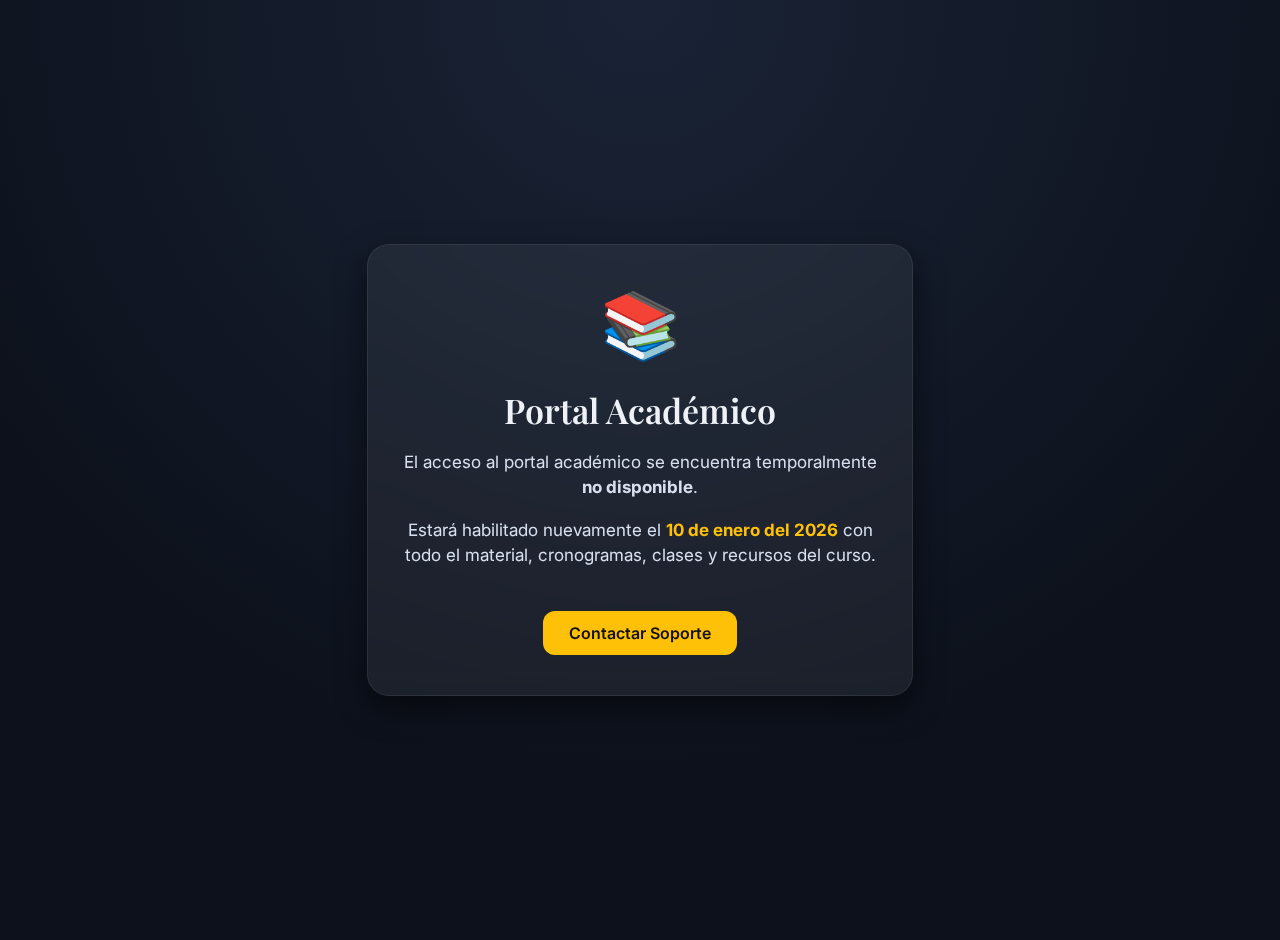
<file: portalacademico.html>
<!DOCTYPE html>
<html lang="es">
<head>
<meta charset="UTF-8">
<title>Portal Académico – INPU</title>
<meta name="viewport" content="width=device-width, initial-scale=1">

    <link rel="icon" type="image/png" href="inpu.png"> 

<link href="https://fonts.googleapis.com/css2?family=Inter:wght@300;400;500;600;700&family=Playfair+Display:wght@600&display=swap" rel="stylesheet">

<style>
    body {
        margin: 0;
        font-family: "Inter", sans-serif;
        background: radial-gradient(circle at top, #1a2336, #0c111b 70%);
        color: #eef2f8;
        height: 100vh;
        display: flex;
        justify-content: center;
        align-items: center;
        padding: 20px;
    }

    .portal-box {
        background: rgba(255,255,255,0.06);
        padding: 40px 32px;
        border-radius: 22px;
        backdrop-filter: blur(10px);
        border: 1px solid rgba(255,255,255,0.08);
        box-shadow: 0 12px 30px rgba(0,0,0,0.55);
        text-align: center;
        max-width: 480px;
        animation: fadeInUp .8s ease;
    }

    @keyframes fadeInUp {
        from { opacity: 0; transform: translateY(25px); }
        to { opacity: 1; transform: translateY(0); }
    }

    .portal-icon {
        font-size: 65px;
        margin-bottom: 20px;
        color: #ffc107;
        animation: pulse 2s infinite;
    }

    @keyframes pulse {
        0%, 100% { transform: scale(1); opacity: 1; }
        50% { transform: scale(1.1); opacity: 0.85; }
    }

    h1 {
        font-family: "Playfair Display", serif;
        font-size: 34px;
        margin-bottom: 12px;
        font-weight: 600;
    }

    p {
        font-size: 17px;
        line-height: 1.5;
        color: #d8e0ef;
    }

    .date-highlight {
        font-weight: 700;
        color: #ffc107;
    }

    .cta-btn {
        display: inline-block;
        margin-top: 25px;
        background: #ffc107;
        color: #111;
        padding: 12px 26px;
        border-radius: 12px;
        text-decoration: none;
        font-weight: 600;
        font-size: 16px;
        transition: .25s ease;
    }

    .cta-btn:hover {
        background: #e0a800;
        transform: translateY(-2px);
    }
</style>
</head>

<body>

<div class="portal-box">
    <div class="portal-icon">📚</div>

    <h1>Portal Académico</h1>

    <p>
        El acceso al portal académico se encuentra temporalmente 
        <strong>no disponible</strong>.
    </p>

    <p>
        Estará habilitado nuevamente el  
        <span class="date-highlight">10 de enero del 2026</span>
        con todo el material, cronogramas, clases y recursos del curso.
    </p>

    <a href="https://wa.me/573018760127?text=Hola%2C%20quiero%20consultar%20información%20sobre%20el%20portal%20acad%C3%A9mico" 
       target="_blank" 
       class="cta-btn">
       Contactar Soporte
    </a>
</div>

</body>
</html>
</file>
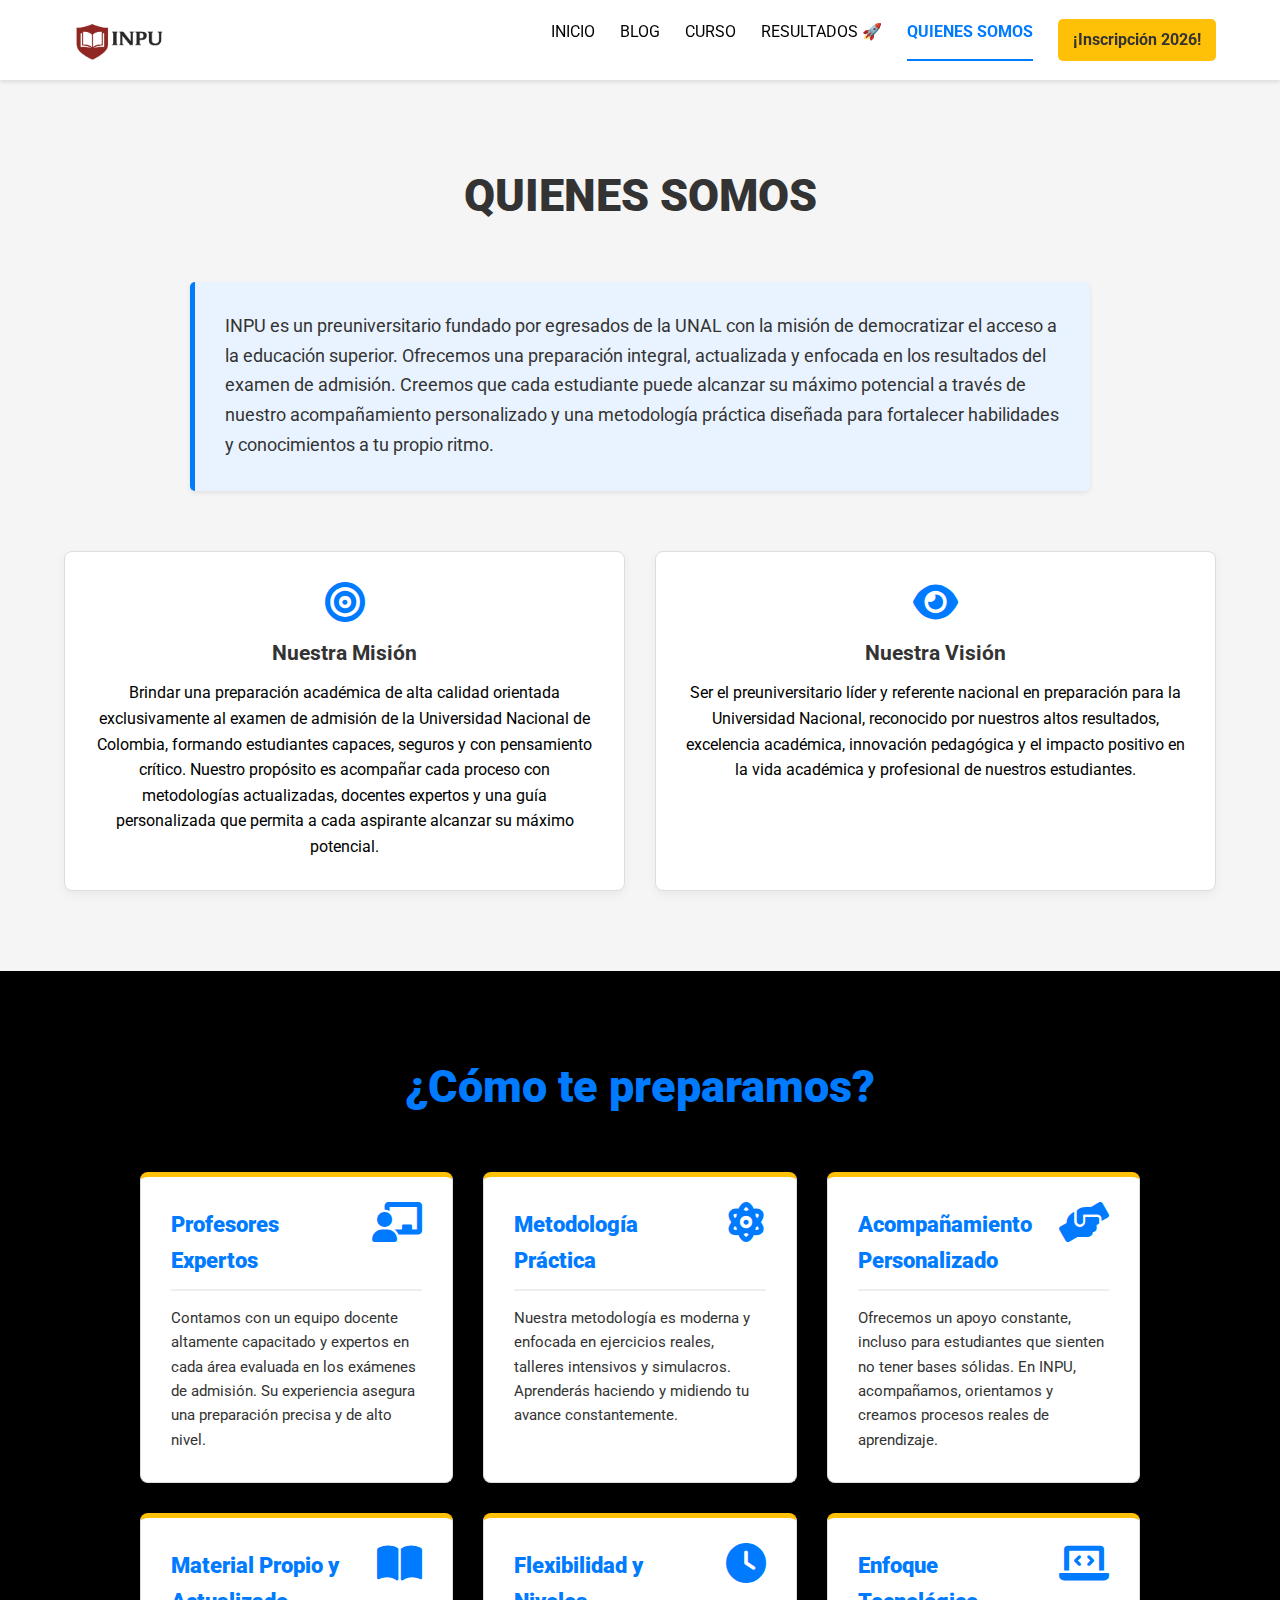
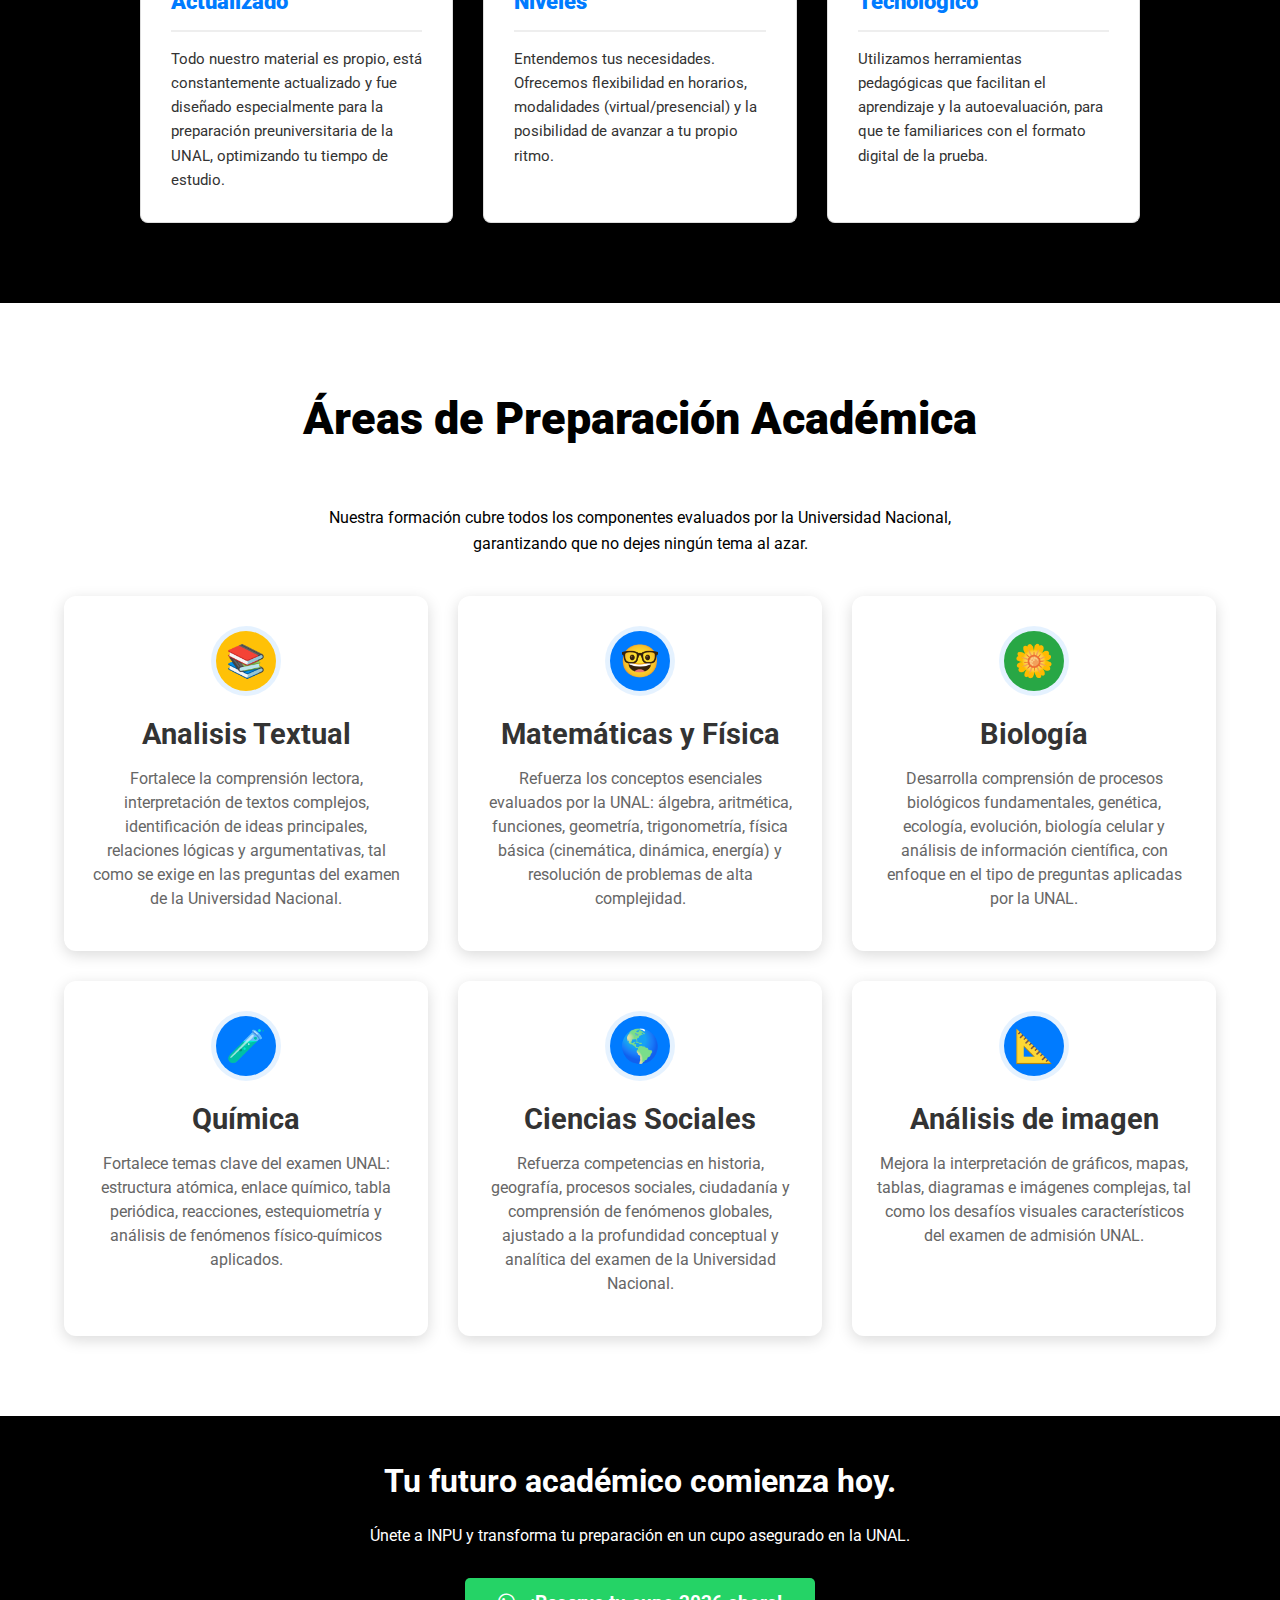
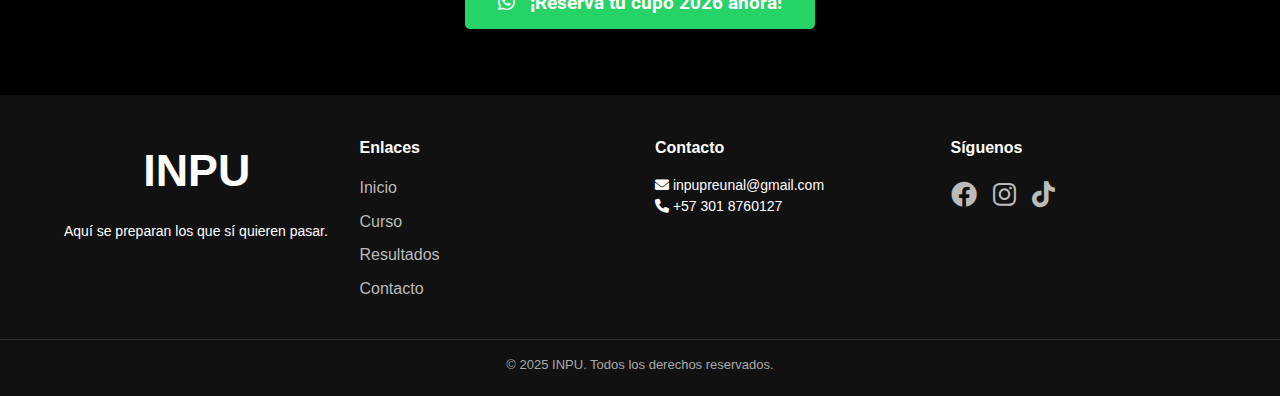
<file: quienessomos.html>
<!DOCTYPE html>
<html lang="es">
<head>
    <meta charset="UTF-8">
    <meta name="viewport" content="width=device-width, initial-scale=1.0">
    <title>Instituto Nacional De Preparación Universitaria - Quienes Somos</title>
    
     <link rel="icon" type="image/png" href="inpu.png"> 
    
    <link rel="stylesheet" href="https://cdnjs.cloudflare.com/ajax/libs/font-awesome/6.0.0-beta3/css/all.min.css">
    
    <link rel="stylesheet" href="style.css">
    
    <link rel="preconnect" href="https://fonts.googleapis.com">
    <link rel="preconnect" href="https://fonts.gstatic.com" crossorigin>
    <link href="https://fonts.googleapis.com/css2?family=Roboto:wght@400;700;900&display=swap" rel="stylesheet">
</head>

<body>
    
  <header class="header">
    <div class="container">
        <h1 class="logo">
            <a href="index.html">
                <img src="inpu 22.png" alt="Logo INPU Preuniversitario" class="logo-img">
            </a>
        </h1>
        
       <button class="menu-toggle" aria-label="Abrir menú">
    <span class="bar"></span>
    <span class="bar"></span>
    <span class="bar"></span>
</button>

            <nav class="nav">
                <a href="index.html" class="nav-link" data-target="inicio-tab">INICIO</a>
                <a href="blog.html" class="nav-link" data-target="blog-tab">BLOG</a> 
                <a href="curso.html" class="nav-link" data-target="cursos-tab">CURSO</a>
                <a href="resultados.html" class="nav-link" data-target="resultados-tab">RESULTADOS 🚀</a>
                <a href="quienessomos.html" class="nav-link active" data-target="quienes-somos-tab">QUIENES SOMOS</a>
                
              <a 
    href="https://wa.me/573018760127?text=Hola%2C%20quiero%20inscribirme%20para%20el%20preuniversitario%20UNAL%202026" 
    id="btn-matricula" 
    target="_blank"
>
    ¡Inscripción 2026!
</a>

            </nav>
        </div>
    </header>
    
    <main>
        
        <section id="quienes-somos-intro" class="features">
            <div class="container">
                <h3>QUIENES SOMOS</h3>
                
                <div class="guia-intro" style="max-width: 900px; margin: 0 auto 60px;">
                    <p style="font-size: 1.1em; line-height: 1.7;">
                        INPU es un preuniversitario fundado por egresados de la UNAL con la misión de democratizar el acceso a la educación superior. Ofrecemos una preparación integral, actualizada y enfocada en los resultados del examen de admisión. Creemos que cada estudiante puede alcanzar su máximo potencial a través de nuestro acompañamiento personalizado y una metodología práctica diseñada para fortalecer habilidades y conocimientos a tu propio ritmo.
                    </p>
                </div>
                
                <div class="feature-grid" style="grid-template-columns: repeat(auto-fit, minmax(400px, 1fr));">
                    <div class="feature-card">
                        <i class="feature-icon fas fa-bullseye"></i>
                        <h4>Nuestra Misión</h4>
                        <p>Brindar una preparación académica de alta calidad orientada exclusivamente al examen de admisión de la Universidad Nacional de Colombia, formando estudiantes capaces, seguros y con pensamiento crítico. Nuestro propósito es acompañar cada proceso con metodologías actualizadas, docentes expertos y una guía personalizada que permita a cada aspirante alcanzar su máximo potencial.</p>
                    </div>
                    <div class="feature-card">
                        <i class="feature-icon fas fa-eye"></i>
                        <h4>Nuestra Visión</h4>
                        <p>Ser el preuniversitario líder y referente nacional en preparación para la Universidad Nacional, reconocido por nuestros altos resultados, excelencia académica, innovación pedagógica y el impacto positivo en la vida académica y profesional de nuestros estudiantes.</p>
                    </div>
                </div>
            </div>
        </section>

        <section id="diferenciadores" class="contact">
            <div class="container">
                <h3 style="color: var(--secondary-color);">¿Cómo te preparamos?</h3>

                <div class="blog-grid">
                    
                    <div class="guia-item">
                        <i class="guia-icon fas fa-chalkboard-teacher"></i>
                        <h4>Profesores Expertos</h4>
                        <p>Contamos con un equipo docente altamente capacitado y expertos en cada área evaluada en los exámenes de admisión. Su experiencia asegura una preparación precisa y de alto nivel.</p>
                    </div>

                    <div class="guia-item">
                        <i class="guia-icon fas fa-atom"></i>
                        <h4>Metodología Práctica</h4>
                        <p>Nuestra metodología es moderna y enfocada en ejercicios reales, talleres intensivos y simulacros. Aprenderás haciendo y midiendo tu avance constantemente.</p>
                    </div>

                    <div class="guia-item">
                        <i class="guia-icon fas fa-hands-helping"></i>
                        <h4>Acompañamiento Personalizado</h4>
                        <p>Ofrecemos un apoyo constante, incluso para estudiantes que sienten no tener bases sólidas. En INPU, acompañamos, orientamos y creamos procesos reales de aprendizaje.</p>
                    </div>

                    <div class="guia-item">
                        <i class="guia-icon fas fa-book-open"></i>
                        <h4>Material Propio y Actualizado</h4>
                        <p>Todo nuestro material es propio, está constantemente actualizado y fue diseñado especialmente para la preparación preuniversitaria de la UNAL, optimizando tu tiempo de estudio.</p>
                    </div>

                    <div class="guia-item">
                        <i class="guia-icon fas fa-clock"></i>
                        <h4>Flexibilidad y Niveles</h4>
                        <p>Entendemos tus necesidades. Ofrecemos flexibilidad en horarios, modalidades (virtual/presencial) y la posibilidad de avanzar a tu propio ritmo.</p>
                    </div>

                    <div class="guia-item">
                        <i class="guia-icon fas fa-laptop-code"></i>
                        <h4>Enfoque Tecnológico</h4>
                        <p>Utilizamos herramientas pedagógicas que facilitan el aprendizaje y la autoevaluación, para que te familiarices con el formato digital de la prueba.</p>
                    </div>
                </div>
            </div>
        </section>

        <section id="areas-academicas" class="courses">
            <div class="container">
                <h3 style="color: #000000;">Áreas de Preparación Académica</h3>

                <p style="text-align: center; max-width: 700px; margin: 0 auto 40px; color: #000000;">
                    Nuestra formación cubre todos los componentes evaluados por la Universidad Nacional, garantizando que no dejes ningún tema al azar.
                </p>

                <div class="course-grid">
                    
                    <div class="course-card">
                        <div class="course-icon icon-intensive" style="background-color: #ffc107; color: var(--text-color);"></div>
                        <h4>Analisis Textual</h4>
                        <p>Fortalece la comprensión lectora, interpretación de textos complejos, identificación de ideas principales, relaciones lógicas y argumentativas, tal como se exige en las preguntas del examen de la Universidad Nacional.</p>
                    </div>
                    
                    <div class="course-card">
                        <div class="course-icon">🤓</div>
                        <h4>Matemáticas y Física</h4>
                        <p>Refuerza los conceptos esenciales evaluados por la UNAL: álgebra, aritmética, funciones, geometría, trigonometría, física básica (cinemática, dinámica, energía) y resolución de problemas de alta complejidad.</p>
                    </div>
                    
                    <div class="course-card">
                        <div class="course-icon" style="background-color: #28a745;">🌼</div>
                        <h4>Biología</h4>
                        <p>Desarrolla comprensión de procesos biológicos fundamentales, genética, ecología, evolución, biología celular y análisis de información científica, con enfoque en el tipo de preguntas aplicadas por la UNAL.</p>
                    </div>
                    
                    <div class="course-card">
                        <div class="course-icon">🧪</div>
                        <h4>Química</h4>
                        <p>Fortalece temas clave del examen UNAL: estructura atómica, enlace químico, tabla periódica, reacciones, estequiometría y análisis de fenómenos físico-químicos aplicados.</p>
                    </div>
                      
                    <div class="course-card">
                        <div class="course-icon">🌎</div>
                        <h4>Ciencias Sociales</h4>
                        <p>Refuerza competencias en historia, geografía, procesos sociales, ciudadanía y comprensión de fenómenos globales, ajustado a la profundidad conceptual y analítica del examen de la Universidad Nacional.</p>
                    </div>
                      
                    <div class="course-card">
                        <div class="course-icon">📐</div>
                        <h4>Análisis de imagen</h4>
                        <p>Mejora la interpretación de gráficos, mapas, tablas, diagramas e imágenes complejas, tal como los desafíos visuales característicos del examen de admisión UNAL.</p>
                    </div>

                </div>
            </div>
        </section>
        
        <section id="cta-cierre" class="contact" style="padding: 40px 0;">
            <div class="container" style="text-align: center;">
              <h4 style="font-size: 2em; margin-bottom: 15px; color: #ffffff;">
  Tu futuro académico comienza hoy.
</h4>

                <p style="margin-bottom: 30px;">Únete a INPU y transforma tu preparación en un cupo asegurado en la UNAL.</p>
               <a 
    href="https://wa.me/573018760127?text=Hola%2C%20quiero%20reservar%20mi%20cupo%20para%20el%20preuniversitario%20UNAL%202026" 
    class="whatsapp-cta-button" 
    target="_blank"
    style="max-width: 350px; margin: 0 auto;"
>
    <i class="fab fa-whatsapp"></i> ¡Reserva tu cupo 2026 ahora!
</a>


              
            </div>  
        </section>

    </main>
    
    <footer class="footer">
    <div class="footer-container">

        <div class="footer-section">
            <h3>INPU</h3>
            <p>Aquí se preparan los que sí quieren pasar.</p>
        </div>

        <div class="footer-section">
            <h4>Enlaces</h4>
            <ul>
                <li><a href="index.html">Inicio</a></li>
                <li><a href="curso.html">Curso</a></li>
                <li><a href="resultados.html">Resultados</a></li>
                <li><a href="quienessomos.html">Contacto</a></li>
            </ul>
        </div>

        <div class="footer-section">
            <h4>Contacto</h4>
            <p><i class="fa-solid fa-envelope"></i> inpupreunal@gmail.com</p>
            <p><i class="fa-solid fa-phone"></i> +57 301 8760127</p>
        </div>

        <div class="footer-section">
            <h4>Síguenos</h4>
            <div class="social-icons">
                <a href="https://www.facebook.com/people/INPU/61577046966036/"><i class="fab fa-facebook"></i></a>
                <a href="https://www.instagram.com/inpu_preuni/"><i class="fab fa-instagram"></i></a>
                <a href="https://www.tiktok.com/@inpu_preunal"><i class="fab fa-tiktok"></i></a>
            </div>
        </div>

    </div>

    <div class="footer-bottom">
        <p>© 2025 INPU. Todos los derechos reservados.</p>
    </div>
</footer>

    <script src="main.js"></script>
    
</body>
</html>
</file>
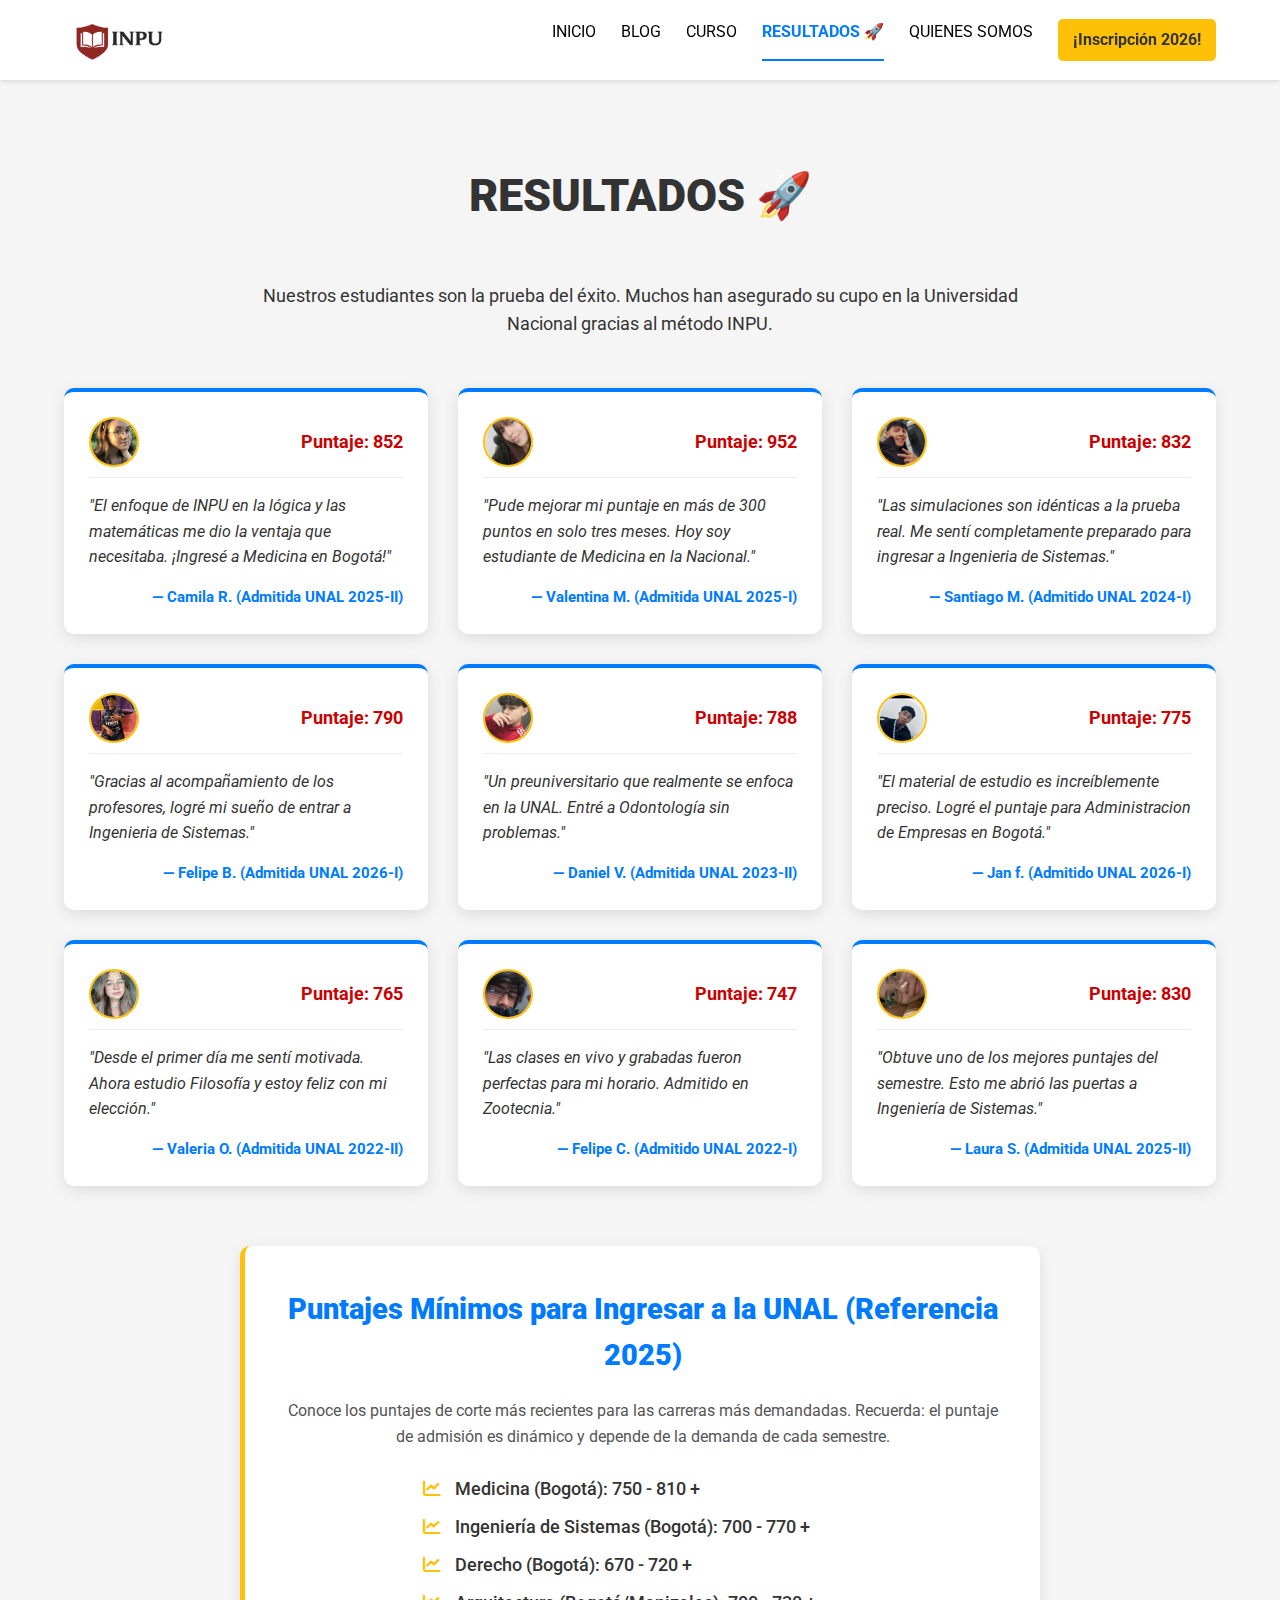
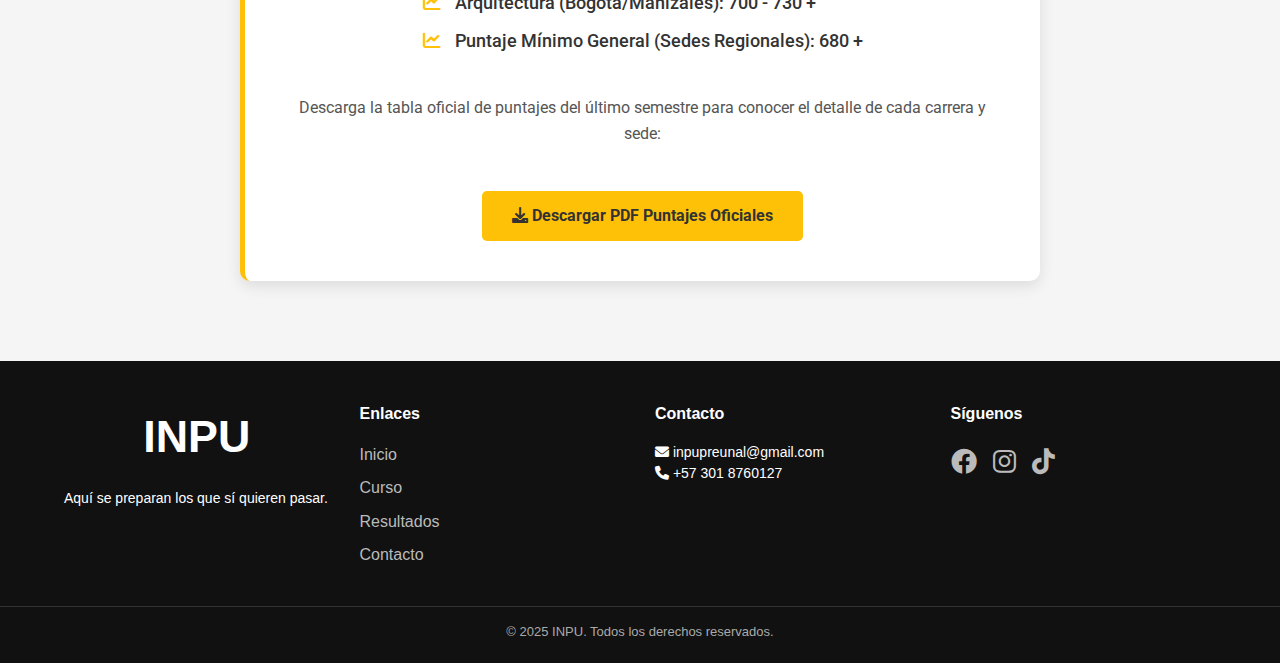
<file: resultados.html>
<!DOCTYPE html>
<html lang="es">
<head>
    <meta charset="UTF-8">
    <meta name="viewport" content="width=device-width, initial-scale=1.0">
    <title>Resultados 🚀 | ¡Asegura tu Cupo en la Nacional (UNAL)!</title>
    
    <link rel="icon" type="image/png" href="inpu.png"> 
    
    <link rel="stylesheet" href="https://cdnjs.cloudflare.com/ajax/libs/font-awesome/6.0.0-beta3/css/all.min.css">
    
    <link rel="stylesheet" href="style.css">
    
    <link rel="preconnect" href="https://fonts.googleapis.com">
    <link rel="preconnect" href="https://fonts.gstatic.com" crossorigin>
    <link href="https://fonts.googleapis.com/css2?family=Roboto:wght@400;700;900&display=swap" rel="stylesheet">
</head>
<body>
  <header class="header">
    <div class="container">
        <h1 class="logo">
            <a href="index.html">
                <img src="inpu 22.png" alt="Logo INPU Preuniversitario" class="logo-img">
            </a>
        </h1>
        
        <button class="menu-toggle" aria-label="Abrir menú">
            &#9776;
        </button>

            <nav class="nav">
                <a href="index.html" class="nav-link" data-target="inicio-tab">INICIO</a>
                <a href="blog.html" class="nav-link" data-target="blog-tab">BLOG</a> 
                <a href="curso.html" class="nav-link" data-target="cursos-tab">CURSO</a>
                <a href="resultados.html" class="nav-link active" data-target="resultados-tab">RESULTADOS 🚀</a>
                <a href="quienessomos.html" class="nav-link" data-target="quienes-somos-tab">QUIENES SOMOS</a>
                
                <a 
    href="https://wa.me/573018760127?text=Hola%2C%20quiero%20inscribirme%20para%20el%20preuniversitario%20UNAL%202026" 
    id="btn-matricula" 
    target="_blank"
>
    ¡Inscripción 2026!
</a>

            </nav>
        </div>
    </header>
    
    <main id="resultados-tab" class="tab-pane active">
        <section id="testimonios" class="testimonials">
            <div class="container">
                <h3>RESULTADOS 🚀</h3>
                <p style="text-align: center; font-size: 1.1em; max-width: 800px; margin: 0 auto 50px;">
                    Nuestros estudiantes son la prueba del éxito. Muchos han asegurado su cupo en la Universidad Nacional gracias al método INPU.
                </p>

                <div class="testimonial-grid">
                    <div class="testimonial-card">
                        <div class="student-info">
                            <img src="gafas1.0.PNG" alt="Foto de Estudiante" class="student-avatar">
                            <p class="puntaje">Puntaje: 852</p>
                        </div>
                        <p class="quote-text">"El enfoque de INPU en la lógica y las matemáticas me dio la ventaja que necesitaba. ¡Ingresé a Medicina en Bogotá!"</p>
                        <footer class="student-footer">— Camila R. (Admitida UNAL 2025-II)</footer>
                    </div>
                    <div class="testimonial-card">
                        <div class="student-info">
                            <img src="valentina ft.jpg" alt="Foto de Estudiante" class="student-avatar">
                            <p class="puntaje">Puntaje: 952</p>
                        </div>
                        <p class="quote-text">"Pude mejorar mi puntaje en más de 300 puntos en solo tres meses. Hoy soy estudiante de Medicina en la Nacional."</p>
                        <footer class="student-footer">— Valentina M. (Admitida UNAL 2025-I)</footer>
                    </div>
                    <div class="testimonial-card">
                        <div class="student-info">
                            <img src="santiago ft.jpg" alt="Foto de Estudiante" class="student-avatar">
                            <p class="puntaje">Puntaje: 832</p>
                        </div>
                        <p class="quote-text">"Las simulaciones son idénticas a la prueba real. Me sentí completamente preparado para ingresar a Ingenieria de Sistemas."</p>
                        <footer class="student-footer">— Santiago M. (Admitido UNAL 2024-I)</footer>
                    </div>
                    <div class="testimonial-card">
                        <div class="student-info">
                            <img src="sami ft.jpg" alt="Foto de Estudiante" class="student-avatar">
                            <p class="puntaje">Puntaje: 790</p>
                        </div>
                        <p class="quote-text">"Gracias al acompañamiento de los profesores, logré mi sueño de entrar a Ingenieria de Sistemas."</p>
                        <footer class="student-footer">— Felipe B. (Admitida UNAL 2026-I)</footer>
                    </div>
                    <div class="testimonial-card">
                        <div class="student-info">
                            <img src="im2.0.png" alt="Foto de Estudiante" class="student-avatar">
                            <p class="puntaje">Puntaje: 788</p>
                        </div>
                        <p class="quote-text">"Un preuniversitario que realmente se enfoca en la UNAL. Entré a Odontología sin problemas."</p>
                        <footer class="student-footer">— Daniel V. (Admitida UNAL 2023-II)</footer>
                    </div>
                    <div class="testimonial-card">
                        <div class="student-info">
                            <img src="JH7.0.jpg" alt="Foto de Estudiante" class="student-avatar">
                            <p class="puntaje">Puntaje: 775</p>
                        </div>
                        <p class="quote-text">"El material de estudio es increíblemente preciso. Logré el puntaje para Administracion de Empresas en Bogotá."</p>
                        <footer class="student-footer">— Jan f. (Admitido UNAL 2026-I)</footer>
                    </div>
                    <div class="testimonial-card">
                        <div class="student-info">
                            <img src="im4.0.jpg" alt="Foto de Estudiante" class="student-avatar">
                            <p class="puntaje">Puntaje: 765</p>
                        </div>
                        <p class="quote-text">"Desde el primer día me sentí motivada. Ahora estudio Filosofía y estoy feliz con mi elección."</p>
                        <footer class="student-footer">— Valeria O. (Admitida UNAL 2022-II)</footer>
                    </div>
                    <div class="testimonial-card">
                        <div class="student-info">
                            <img src="im5.0.jpg" alt="Foto de Estudiante" class="student-avatar">
                            <p class="puntaje">Puntaje: 747</p>
                        </div>
                        <p class="quote-text">"Las clases en vivo y grabadas fueron perfectas para mi horario. Admitido en Zootecnia."</p>
                        <footer class="student-footer">— Felipe C. (Admitido UNAL 2022-I)</footer>
                    </div>
                    <div class="testimonial-card">
                        <div class="student-info">
                            <img src="im6.0.jpg" alt="Foto de Estudiante" class="student-avatar">
                            <p class="puntaje">Puntaje: 830</p>
                        </div>
                        <p class="quote-text">"Obtuve uno de los mejores puntajes del semestre. Esto me abrió las puertas a Ingeniería de Sistemas."</p>
                        <footer class="student-footer">— Laura S. (Admitida UNAL 2025-II)</footer>
                    </div>
                    
                </div>
                <div class="required-scores-section">
                    <h4>Puntajes Mínimos para Ingresar a la UNAL (Referencia 2025)</h4>
                    <p>Conoce los puntajes de corte más recientes para las carreras más demandadas. Recuerda: el puntaje de admisión es dinámico y depende de la demanda de cada semestre.</p>
                    
                    <ul class="score-list">
                        <li><i class="fas fa-chart-line"></i> Medicina (Bogotá): 750 - 810 + </li>
                        <li><i class="fas fa-chart-line"></i> Ingeniería de Sistemas (Bogotá): 700 - 770 +</li>
                        <li><i class="fas fa-chart-line"></i> Derecho (Bogotá): 670 - 720 +</li>
                        <li><i class="fas fa-chart-line"></i> Arquitectura (Bogotá/Manizales): 700 - 730 +</li>
                        <li><i class="fas fa-chart-line"></i> Puntaje Mínimo General (Sedes Regionales): 680 +</li>
                    </ul>

                    <p>Descarga la tabla oficial de puntajes del último semestre para conocer el detalle de cada carrera y sede:</p>
                    
                    <a href="puntajes unal corte 2.pdf" target="_blank" class="cta-button download-button">
                        <i class="fas fa-download"></i> Descargar PDF Puntajes Oficiales
                    </a>
                </div>
            </div>
        </section>
    </main>
    
     <footer class="footer">
    <div class="footer-container">

        <div class="footer-section">
            <h3>INPU</h3>
            <p>Aquí se preparan los que sí quieren pasar.</p>
        </div>

        <div class="footer-section">
            <h4>Enlaces</h4>
            <ul>
                <li><a href="index.html">Inicio</a></li>
                <li><a href="curso.html">Curso</a></li>
                <li><a href="resultados.html">Resultados</a></li>
                <li><a href="quienessomos.html">Contacto</a></li>
            </ul>
        </div>

        <div class="footer-section">
            <h4>Contacto</h4>
            <p><i class="fa-solid fa-envelope"></i> inpupreunal@gmail.com</p>
            <p><i class="fa-solid fa-phone"></i> +57 301 8760127</p>
        </div>

        <div class="footer-section">
            <h4>Síguenos</h4>
            <div class="social-icons">
                <a href="https://www.facebook.com/people/INPU/61577046966036/"><i class="fab fa-facebook"></i></a>
                <a href="https://www.instagram.com/inpu_preuni/"><i class="fab fa-instagram"></i></a>
                <a href="https://www.tiktok.com/@inpu_preunal"><i class="fab fa-tiktok"></i></a>
            </div>
        </div>

    </div>

    <div class="footer-bottom">
        <p>© 2025 INPU. Todos los derechos reservados.</p>
    </div>
</footer>
    
    <script src="main.js"></script>
</body>
</html>
</file>
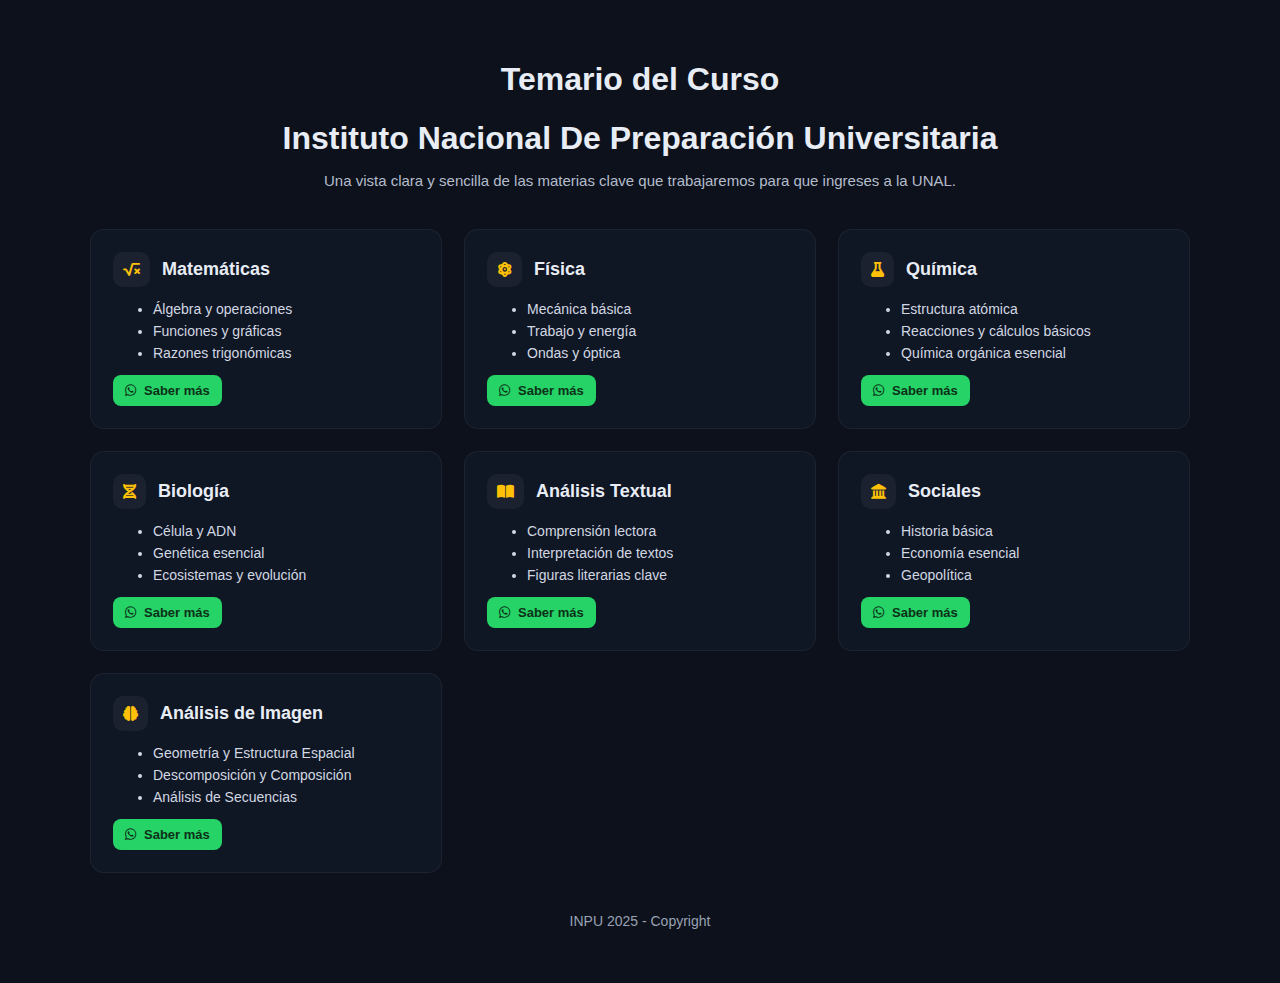
<file: temario.html>
<!DOCTYPE html>
<html lang="es">
<head>
<meta charset="UTF-8">
<meta name="viewport" content="width=device-width,initial-scale=1">
<title>Instituto Nacional De Preparación Universitaria - Temario</title>
 <link rel="icon" type="image/png" href="inpu.png"> 

<link rel="stylesheet" href="https://cdnjs.cloudflare.com/ajax/libs/font-awesome/6.5.0/css/all.min.css">

<style>
    body {
        margin: 0;
        background: #0c111b;
        color: #e8edf5;
        font-family: "Inter", sans-serif;
    }

    .container {
        max-width: 1100px;
        margin: auto;
        padding: 40px 20px;
    }

    h1 {
        text-align: center;
        font-size: 32px;
        margin-bottom: 10px;
    }

    .subtitle {
        text-align: center;
        color: #b4bccc;
        font-size: 15px;
        margin-bottom: 40px;
    }

    /* GRID */
    .grid {
        display: grid;
        gap: 22px;
        grid-template-columns: repeat(auto-fit, minmax(260px, 1fr));
    }

    /* CARD */
    .card {
        background: #0f1624;
        border: 1px solid rgba(255,255,255,0.06);
        padding: 22px;
        border-radius: 14px;
        transition: 0.25s ease;
    }
    .card:hover {
        transform: translateY(-6px);
        box-shadow: 0px 8px 22px rgba(0,0,0,0.4);
    }

    .card h3 {
        margin: 0 0 12px;
        font-size: 18px;
        display: flex;
        gap: 12px;
        align-items: center;
    }

    .card h3 i {
        background: rgba(255,255,255,0.05);
        padding: 10px;
        border-radius: 10px;
        color: #ffc107;
        font-size: 15px;
    }

    /* Topics */
    .topics {
        margin: 14px 0;
    }

    .topics li {
        font-size: 14px;
        margin-bottom: 6px;
        color: #d2d8e2;
    }

    /* WhatsApp Button */
    .ws-btn {
        display: inline-flex;
        align-items: center;
        gap: 8px;
        padding: 8px 12px;
        background: #25D366;
        color: #0d3018;
        border-radius: 8px;
        font-size: 13px;
        font-weight: 600;
        text-decoration: none;
        transition: 0.25s;
    }

    .ws-btn:hover {
        background: #1ebe5f;
        transform: translateY(-2px);
    }

    .footer-note {
        margin-top: 40px;
        text-align: center;
        color: #99a2b3;
        font-size: 14px;
    }
</style>
</head>

<body>
<div class="container">

    <h1>Temario del Curso</h1>
    <h1>Instituto Nacional De Preparación Universitaria</h1>
    <p class="subtitle">Una vista clara y sencilla de las materias clave que trabajaremos para que ingreses a la UNAL.</p>

    <div class="grid">

        <!-- MATEMÁTICAS -->
        <div class="card">
            <h3><i class="fa-solid fa-square-root-variable"></i> Matemáticas</h3>
            <ul class="topics">
                <li>Álgebra y operaciones</li>
                <li>Funciones y gráficas</li>
                <li>Razones trigonómicas</li>
            </ul>
            <a class="ws-btn" href="https://wa.me/573018760127?text=Hola%2C%20quiero%20información%20del%20temario%20de%20Matemáticas%20para%20la%20UNAL">
                <i class="fab fa-whatsapp"></i> Saber más
            </a>
        </div>

        <!-- FÍSICA -->
        <div class="card">
            <h3><i class="fa-solid fa-atom"></i> Física</h3>
            <ul class="topics">
                <li>Mecánica básica</li>
                <li>Trabajo y energía</li>
                <li>Ondas y óptica</li>
            </ul>
            <a class="ws-btn" href="https://wa.me/573018760127?text=Hola%2C%20quiero%20información%20del%20temario%20de%20F%C3%ADsica%20para%20la%20UNAL">
                <i class="fab fa-whatsapp"></i> Saber más
            </a>
        </div>

        <!-- QUÍMICA -->
        <div class="card">
            <h3><i class="fa-solid fa-flask"></i> Química</h3>
            <ul class="topics">
                <li>Estructura atómica</li>
                <li>Reacciones y cálculos básicos</li>
                <li>Química orgánica esencial</li>
            </ul>
            <a class="ws-btn" href="https://wa.me/573018760127?text=Hola%2C%20quiero%20información%20del%20temario%20de%20Qu%C3%ADmica%20para%20la%20UNAL">
                <i class="fab fa-whatsapp"></i> Saber más
            </a>
        </div>

        <!-- BIOLOGÍA -->
        <div class="card">
            <h3><i class="fa-solid fa-dna"></i> Biología</h3>
            <ul class="topics">
                <li>Célula y ADN</li>
                <li>Genética esencial</li>
                <li>Ecosistemas y evolución</li>
            </ul>
            <a class="ws-btn" href="https://wa.me/573018760127?text=Hola%2C%20quiero%20información%20del%20temario%20de%20Biolog%C3%ADa%20para%20la%20UNAL">
                <i class="fab fa-whatsapp"></i> Saber más
            </a>
        </div>

        <!-- Análisis Textual -->
        <div class="card">
            <h3><i class="fa-solid fa-book-open"></i> Análisis Textual</h3>
            <ul class="topics">
                <li>Comprensión lectora</li>
                <li>Interpretación de textos</li>
                <li>Figuras literarias clave</li>
            </ul>
            <a class="ws-btn" href="https://wa.me/573018760127?text=Hola%2C%20quiero%20información%20del%20temario%20de%20Lenguaje%20para%20la%20UNAL">
                <i class="fab fa-whatsapp"></i> Saber más
            </a>
        </div>

       

        <!-- SOCIALES -->
        <div class="card">
            <h3><i class="fa-solid fa-landmark"></i> Sociales</h3>
            <ul class="topics">
                <li>Historia básica</li>
                <li>Economía esencial</li>
                <li>Geopolítica</li>
            </ul>
            <a class="ws-btn" href="https://wa.me/573018760127?text=Hola%2C%20quiero%20información%20del%20temario%20de%20Sociales%20para%20la%20UNAL">
                <i class="fab fa-whatsapp"></i> Saber más
            </a>
        </div>

        <!-- Análisis de Imagen  -->
        <div class="card">
            <h3><i class="fa-solid fa-brain"></i> Análisis de Imagen </h3>
            <ul class="topics">
                <li>Geometría y Estructura Espacial</li>
                <li>Descomposición y Composición</li>
                <li>Análisis de Secuencias</li>
            </ul>
            <a class="ws-btn" href="https://wa.me/573018760127?text=Hola%2C%20quiero%20información%20del%20temario%20de%20Filosof%C3%ADa%20para%20la%20UNAL">
                <i class="fab fa-whatsapp"></i> Saber más
            </a>
        </div>

    </div>

    <p class="footer-note">INPU 2025 - Copyright</p>

</div>
</body>
</html>
</file>
<file: style.css>
/* ================================================= */
/* 01. VARIABLES Y RESET BÁSICO */
/* ================================================= */

/* Variables CSS Personalizadas */
:root {
    --primary-color: #ffffff;
    --secondary-color: #007bff; /* Azul UNAL/Tecnológico */
    --accent-color: #ffc107; /* Amarillo/Dorado para destacar */
    --text-color: #333;
    --white-color: #ffffff;
    --light-bg: #000000; /* Fondo oscuro */
    --gray-bg: #f5f5f5; /* Fondo gris claro profesional */
}

/* Reset Básico */
* {
    margin: 0;
    padding: 0;
    box-sizing: border-box;
}

body {
    font-family: 'Roboto', sans-serif;
    line-height: 1.6;
    color: var(--text-color);
    background-color: var(--white-color);
}

.container {
    width: 90%;
    max-width: 1200px;
    margin: 0 auto;
}

/* Títulos Generales */
h3 {
    text-align: center;
    font-size: 2.8em;
    margin-bottom: 50px;
    font-weight: 900;
}

/* Secciones Generales */
section {
    padding: 80px 0;
}

/* Secciones de Contraste */
section:nth-child(even) {
    background-color: var(--light-bg);
    color: var(--white-color);
}

.features, .testimonials, .blog-guia {
    background-color: var(--gray-bg);
    color: var(--text-color);
}

.contact {
    background-color: var(--white-color);
    color: var(--text-color);
}

/* Estilos de H3 por Sección */
.testimonials h3, .contact h3, .blog-guia h3 {
    color: var(--text-color);
}

.features h3 {
    color: var(--text-color);
}

.courses h3 {
    color: var(--text-color);
}

.courses p.section-description {
    color: var(--text-color) !important;
}

/* ================================================= */
/* 02. ESTILOS DE BOTONES (CTAs) */
/* ================================================= */

.cta-button {
    display: inline-block;
    background-color: var(--secondary-color);
    color: var(--white-color);
    padding: 12px 25px;
    text-decoration: none;
    border-radius: 5px;
    margin-top: 20px;
    font-weight: 700;
    transition: background-color 0.3s;
    border: none;
    text-align: center;
}

.cta-button:hover {
    background-color: #0056a0;
}

.whatsapp-cta-button {
    display: block;
    background-color: #25D366;
    color: var(--white-color);
    padding: 10px 10px;
    text-decoration: none;
    border-radius: 5px;
    margin-top: 15px;
    font-weight: 700;
    font-size: 1.2em;
    transition: background-color 0.3s, transform 0.3s;
    border: none;
    text-align: center;
    box-shadow: 0 4px 10px rgba(0, 0, 0, 0.2);
}

.whatsapp-cta-button i {
    margin-right: 10px;
}

.whatsapp-cta-button:hover {
    background-color: #1EBE57;
    transform: translateY(-2px);
    box-shadow: 0 6px 12px rgba(0, 0, 0, 0.3);
}

.secondary-cta {
    display: inline-block;
    background: none;
    color: var(--secondary-color);
    padding: 10px 0;
    text-decoration: none;
    font-weight: 700;
    border-bottom: 2px solid var(--secondary-color);
    transition: all 0.3s;
    margin-top: 15px;
    font-size: 0.9em;
}

.secondary-cta:hover {
    color: var(--accent-color);
    border-bottom: 2px solid var(--accent-color);
}


/* ================================================= */
/* 03. HEADER Y NAVEGACIÓN (RESPONSIVE) */
/* ================================================= */

.header {
    background-color: var(--primary-color);
    color: var(--text-color);
    padding: 15px 0;
    box-shadow: 0 2px 4px rgba(0, 0, 0, 0.1);
    position: sticky;
    top: 0;
    z-index: 1000;
}

.header .container {
    display: flex;
    justify-content: space-between;
    align-items: center;
}

.logo {
    font-size: 1.8em;
    font-weight: 700;
    padding: 0;
    margin: 0;
    line-height: 1;
}

.logo-img {
    height: 50px;
    width: auto;
    display: block;
}

/* --- ESTILOS DEL BOTÓN HAMBURGUESA (OCULTO POR DEFECTO) --- */
.menu-toggle {
    display: none; /* Oculto en escritorio */
    background: none;
    border: none;
    color: var(--text-color);
    font-size: 2em;
    cursor: pointer;
    line-height: 1;
    z-index: 1001;
    
    flex-direction: column;
    justify-content: space-around;
    height: 25px;
    width: 30px;
    padding: 0;
}

.menu-toggle .bar {
    width: 100%;
    height: 3px;
    background-color: var(--text-color);
    transition: all 0.3s ease;
    display: block;
}

/* Estilos de la 'X' */
.menu-toggle.active .bar:nth-child(1) {
    transform: translateY(11px) rotate(45deg);
}

.menu-toggle.active .bar:nth-child(2) {
    opacity: 0;
}

.menu-toggle.active .bar:nth-child(3) {
    transform: translateY(-11px) rotate(-45deg);
}
/* --- FIN ESTILOS DEL BOTÓN HAMBURGUESA --- */

/* Menú en escritorio */
.nav {
    display: flex;
}

.nav a {
    color: #000000;
    text-decoration: none;
    margin-left: 25px;
    font-weight: 400;
    transition: color 0.3s;
    background: none;
    border: none;
    cursor: pointer;
    font-size: 1em;
}

.nav a:hover {
    color: var(--accent-color);
}

.nav a.active {
    color: var(--secondary-color);
    font-weight: 700;
    border-bottom: 2px solid var(--secondary-color);
}

#btn-matricula {
    background-color: var(--accent-color);
    color: var(--text-color);
    padding: 8px 15px;
    border-radius: 5px;
    font-weight: 700;
    transition: background-color 0.3s;
    margin-left: 25px;
    border: none;
}

#btn-matricula:hover {
    background-color: #e0a800;
}

/* --- MENÚ EN MÓVIL --- */
@media (max-width: 768px) {
    .menu-toggle {
        display: flex; /* Se muestra el botón */
    }

    .nav {
        display: none;        /* Oculto por defecto */
        flex-direction: column;
        width: 100%;
        background: #111 !important;
        padding: 10px 0 !important;
    }

    .nav.active {
        display: flex;        /* Se muestra cuando se abre */
    }

    .nav a {
        color: #fff !important;
        padding: 12px 0 !important;
        margin: 5px 0 !important;
        font-size: 1.1em;
        text-align: center;
        width: 100%;
    }

    #btn-matricula {
        background-color: var(--accent-color) !important;
        color: #111 !important;
        margin-top: 10px;
        text-align: center;
        padding: 10px 0;
    }
}


/* ================================================= */
/* 04. SECCIÓN HERO (PRINCIPAL) */
/* ================================================= */

.hero {
    background: url('imagen\ logo.png') no-repeat;
    background-size: cover;
    background-position: center;
    background-attachment: fixed;
    background-color: var(--primary-color);
    color: var(--text-color);
    text-align: center;
    padding: 100px 20px;
    min-height: 500px;
    display: flex;
    align-items: center;
    justify-content: center;
    position: relative;
    z-index: 1;
}

.hero::before {
    content: '';
    position: absolute;
    top: 0;
    left: 0;
    width: 100%;
    height: 100%;
    background-color: rgba(0, 0, 0, 0.65);
    z-index: -1;
}

.hero .container {
    display: block;
}

.hero-content-wrapper {
    display: flex;
    justify-content: space-between;
    align-items: center;
    text-align: left;
    max-width: 1000px;
    margin: 0 auto;
    width: 100%;
    position: relative;
    z-index: 2;
}

.hero-text-side {
    width: 55%;
    padding-right: 20px;
    text-align: left;
}

.hero h2, .hero p, .hero .cta-button, .hero .whatsapp-cta-button {
    color: var(--white-color);
    z-index: 2;
    position: relative;
}

.hero h2 {
    font-size: 3.5em;
    margin-bottom: 15px;
    color: #ffffff;
    text-shadow:
        1px 1px 0px #000,
        2px 2px 0px #000,
        3px 3px 0px #000,
        4px 4px 0px #000,
        5px 5px 10px rgba(0, 0, 0, 0.6);
    line-height: 1.1;
}

.hero p {
    font-size: 1.3em;
    max-width: none;
    margin: 0 0 30px 0;
    color: #ffffff;
    text-shadow:
        1px 1px 0px #000,
        2px 2px 0px rgba(0, 0, 0, 0.7);
}

.hero-form {
    width: 40%;
    margin: 0;
    background-color: rgba(255, 255, 255, 0.98);
    padding: 25px;
    border-radius: 10px;
    box-shadow: 0 6px 15px rgba(0, 0, 0, 0.4);
    text-align: left;
    color: var(--text-color);
}

.hero-form h4 {
    color: var(--secondary-color);
}

.hero-form .form-fields-container {
    display: block;
    gap: 0;
    margin-bottom: 5px;
}

.hero-form .form-group {
    flex: none;
    margin-bottom: 10px;
}

.hero-form label {
    display: block;
    margin-bottom: 5px;
    font-weight: 700;
    color: var(--text-color);
    font-size: 0.9em;
}

.hero-form input[type="text"],
.hero-form input[type="tel"] {
    width: 100%;
    padding: 10px;
    border: 1px solid #ddd;
    border-radius: 6px;
    font-size: 1em;
    color: var(--text-color);
    background-color: var(--white-color);
    box-shadow: inset 0 1px 3px rgba(0, 0, 0, 0.05);
}

.hero-social-links {
    margin-top: 20px;
    text-align: center;
}

.hero-social-links p {
    font-size: 0.9em;
    margin-bottom: 10px;
    color: var(--text-color);
    font-weight: 500;
}


.hero-social-links a {
    font-size: 22px;
    color: #000000cc;
    margin: 0 10px;
    transition: all 0.25s ease;
}

.hero-social-links a:hover {
    color: #000000;
    transform: translateY(-3px);
}
.hero-social-links .fa-tiktok:hover {
    color: var(--light-bg);
}


/* ================================================= */
/* 05. SECCIÓN FEATURES (VENTAJAS CLAVE) */
/* ================================================= */

.features {
    padding: 80px 0;
}

.feature-grid {
    display: grid;
    grid-template-columns: repeat(auto-fit, minmax(250px, 1fr));
    gap: 30px;
}

.feature-card {
    text-align: center;
    padding: 30px;
    border: 1px solid #ddd;
    border-radius: 8px;
    background-color: var(--white-color);
    box-shadow: 0 4px 10px rgba(0, 0, 0, 0.05);
}

.feature-icon {
    font-size: 2.5em;
    color: var(--secondary-color);
    margin-bottom: 15px;
    display: block;
}

.feature-card h4 {
    font-size: 1.3em;
    font-weight: 700;
    margin-bottom: 10px;
    color: var(--text-color);
}

.feature-card p {
    color: #000000;
}


/* ================================================= */
/* 06. SECCIÓN CURSOS */
/* ================================================= */

.course-grid {
    display: grid;
    grid-template-columns: repeat(auto-fit, minmax(280px, 1fr));
    gap: 30px;
}

.course-card {
    background-color: var(--white-color);
    padding: 35px 25px;
    border-radius: 12px;
    box-shadow: 0 4px 15px rgba(0, 0, 0, 0.15);
    text-align: center;
    transition: transform 0.4s ease, box-shadow 0.4s ease;
    color: var(--text-color);
    border-bottom: 5px solid transparent;
}

.course-card:hover {
    transform: translateY(-8px);
    box-shadow: 0 15px 30px rgba(0, 0, 0, 0.3);
    border-bottom: 5px solid var(--accent-color);
}

.course-card h4 {
    color: var(--text-color);
    margin-bottom: 10px;
    font-size: 1.8em;
    font-weight: 700;
}

.course-card p {
    font-size: 1em;
    color: #666;
    line-height: 1.5;
}

.course-icon {
    width: 60px;
    height: 60px;
    margin: 0 auto 20px;
    border-radius: 50%;
    display: flex;
    align-items: center;
    justify-content: center;
    font-size: 2em;
    font-weight: 700;
    color: var(--white-color);
    background-color: var(--secondary-color);
    box-shadow: 0 0 0 5px rgba(0, 123, 255, 0.1);
    transition: background-color 0.3s;
}

.icon-math::before {
    content: "🎓";
}

.icon-social::before {
    content: "⚡";
}

.icon-intensive::before {
    content: "📚";
}

.course-card:hover .course-icon {
    background-color: var(--accent-color);
}

/* ================================================= */
/* 07. SECCIÓN DE PRECIOS Y CTA */
/* ================================================= */

.price-cta {
    background-color: var(--light-bg);
    color: var(--white-color);
    text-align: center;
    padding: 60px 0;
}

.price-title {
    color: var(--accent-color);
    margin-bottom: 40px;
}

.price-box {
    max-width: 950px;
    margin: 0 auto;
    padding: 30px 40px;
    background-color: #1a1a1a;
    border-radius: 15px;
    box-shadow: 0 10px 30px rgba(0, 0, 0, 0.6);
    border: 3px solid var(--secondary-color);
}

.unique-detail {
    font-size: 1.1em;
    font-weight: 700;
    margin-bottom: 30px;
    padding-bottom: 15px;
    border-bottom: 2px solid #333;
    color: var(--accent-color);
}

.unique-detail i {
    color: var(--white-color);
    margin-right: 10px;
}

.price-details-grid {
    display: grid;
    grid-template-columns: 1fr 2fr;
    gap: 30px;
    margin-bottom: 30px;
    text-align: left;
}

.price-column {
    padding: 20px;
    border-radius: 10px;
}

.price-highlight {
    background-color: #004d99;
    color: var(--white-color);
    text-align: center;
    padding: 30px 20px;
    display: flex;
    flex-direction: column;
    justify-content: center;
    border: 1px solid var(--accent-color);
}

.before-price {
    font-size: 1em;
    margin-bottom: 0px;
    color: #ccc;
    font-weight: 400;
}

.old-price {
    text-decoration: line-through;
    color: #ff8888;
    font-weight: 700;
    font-size: 1.2em;
    display: block;
    margin-bottom: 10px;
}

.current-price {
    font-size: 1.2em;
    margin: 10px 0 0;
    font-weight: 700;
    color: var(--white-color);
}

.promo-date {
    font-size: 0.9em;
    font-style: italic;
    margin-bottom: 15px;
    color: var(--accent-color);
}

.final-price {
    font-size: 3.5em;
    font-weight: 900;
    line-height: 1.1;
}

.accent-price {
    color: var(--accent-color);
}

.detail-card {
    background-color: #2a2a2a;
    padding: 18px;
    border-radius: 8px;
    margin-bottom: 20px;
    border-left: 5px solid var(--accent-color);
}

.detail-card h4 {
    color: var(--white-color);
    font-size: 1.2em;
    margin-bottom: 10px;
    font-weight: 700;
}

.detail-card h4 i {
    color: var(--accent-color);
    margin-right: 8px;
}

.detail-card p {
    font-size: 0.95em;
    color: #ccc;
    margin-bottom: 10px;
}

.schedule-details ul {
    list-style: none;
    padding-left: 0;
    margin-left: 0;
    margin-top: 5px;
}

.schedule-details ul li {
    position: relative;
    margin-bottom: 5px;
    padding-left: 20px;
}

.schedule-details ul li::before {
    content: '→';
    color: var(--secondary-color);
    position: absolute;
    left: 0;
    font-size: 1em;
}

.recording-note {
    font-style: italic;
    color: #888;
    margin-top: 10px;
}

.payment-icons {
    color: var(--white-color);
    font-weight: 500;
}

.payment-methods .secondary-cta {
    margin-top: 10px;
    display: inline-block;
    color: var(--accent-color);
    border-bottom: 2px solid var(--accent-color);
}
.payment-methods .secondary-cta:hover {
    color: var(--secondary-color);
    border-bottom: 2px solid var(--secondary-color);
}

.payment-options {
    margin-top: 10px;
}

.payment-item {
    font-size: 1em;
    font-weight: 500;
    color: var(--white-color);
    margin-bottom: 8px;
    display: flex;
    align-items: center;
}

.payment-logo {
    height: 20px;
    width: auto;
    margin-left: 10px;
    border-radius: 3px;
    vertical-align: middle;
}

.price-cta .whatsapp-cta-button {
    margin-top: 20px;
    max-width: 500px;
}

/* ================================================= */
/* 08. SECCIÓN BLOG/GUÍA */
/* ================================================= */

.blog-guia {
    padding: 60px 0;
    text-align: left;
}

.blog-guia h3 {
    color: var(--secondary-color);
    font-size: 2.2em;
    margin-bottom: 40px;
    text-align: center;
}

.guia-intro {
    background-color: #e9f3ff;
    padding: 30px;
    border-left: 5px solid var(--secondary-color);
    border-radius: 5px;
    margin-bottom: 40px;
    box-shadow: 0 2px 5px rgba(0, 0, 0, 0.08);
}

.guia-intro h4 {
    color: var(--secondary-color);
    margin-bottom: 15px;
    font-size: 1.5em;
    font-weight: 700;
}

.blog-grid {
    display: grid;
    grid-template-columns: repeat(auto-fit, minmax(300px, 1fr));
    gap: 30px;
    max-width: 1000px;
    margin: 0 auto;
}

.guia-item {
    padding: 30px;
    background-color: var(--white-color);
    border-radius: 8px;
    border: 1px solid #ddd;
    transition: border-color 0.3s ease, background-color 0.3s ease;
    border-top: 5px solid var(--accent-color);
    position: relative;
    overflow: hidden;
}

.guia-item:hover {
    transform: translateY(0);
    border-color: var(--secondary-color);
    background-color: #fcfcfc;
    box-shadow: 0 5px 10px rgba(0, 0, 0, 0.1);
}

.guia-icon {
    font-size: 2.5em;
    color: var(--secondary-color);
    margin-bottom: 15px;
    position: static;
    opacity: 1;
    display: block;
    float: right;
    margin-left: 15px;
    margin-top: -5px;
}

.guia-item:hover .guia-icon {
    opacity: 1;
}

.guia-item h4 {
    color: var(--secondary-color);
    font-size: 1.4em;
    font-weight: 900;
    margin-bottom: 15px;
    border-bottom: 2px solid #eee;
    padding-bottom: 10px;
}

.guia-item p {
    font-size: 0.95em;
    color: var(--text-color);
}

.guia-item ul {
    list-style-type: none;
    padding-left: 0;
    margin-top: 15px;
    border-left: none;
    padding-left: 0;
}

.guia-item ul li {
    margin-bottom: 8px;
    font-size: 0.9em;
    line-height: 1.4;
    position: relative;
    padding-left: 20px;
}

.guia-item ul li::before {
    content: "•";
    position: absolute;
    left: 0;
    color: var(--secondary-color);
    font-size: 1.2em;
    font-weight: 700;
}

.blog-grid .whatsapp-cta-button {
    grid-column: 1 / -1;
    max-width: 500px;
    margin: 40px auto 10px !important;
}


/* ================================================= */
/* 09. SECCIÓN TESTIMONIOS */
/* ================================================= */

.testimonials {
    text-align: center;
}

.testimonial-quote {
    font-style: italic;
    font-size: 1.4em;
    max-width: 700px;
    margin: 0 auto 30px;
    padding: 20px;
    border-left: 5px solid var(--accent-color);
    background-color: var(--white-color);
    border-radius: 5px;
}

.testimonial-quote footer {
    margin-top: 15px;
    font-size: 0.9em;
    font-weight: 700;
    color: var(--secondary-color);
}

.testimonial-grid {
    display: grid;
    grid-template-columns: repeat(auto-fit, minmax(280px, 1fr));
    gap: 30px;
    margin-bottom: 60px;
}

.testimonial-card {
    background-color: var(--white-color);
    padding: 25px;
    border-radius: 10px;
    text-align: left;
    box-shadow: 0 4px 15px rgba(0, 0, 0, 0.1);
    border-top: 4px solid var(--secondary-color);
    transition: transform 0.3s ease;
    height: 100%;
    display: flex;
    flex-direction: column;
    justify-content: space-between;
}

.testimonial-card:hover {
    transform: translateY(-5px);
    box-shadow: 0 8px 20px rgba(0, 0, 0, 0.2);
}

.student-info {
    display: flex;
    align-items: center;
    margin-bottom: 15px;
    border-bottom: 1px solid #eee;
    padding-bottom: 10px;
}

.student-avatar {
    width: 50px;
    height: 50px;
    border-radius: 50%;
    margin-right: 15px;
    object-fit: cover;
    border: 2px solid var(--accent-color);
    background-color: var(--gray-bg);
}

.puntaje {
    font-weight: 700;
    color: #cc0000;
    font-size: 1.1em;
    flex-grow: 1;
    text-align: right;
}

.quote-text {
    font-style: italic;
    color: var(--text-color);
    margin-bottom: 15px;
    flex-grow: 1;
}

.student-footer {
    font-weight: 700;
    color: var(--secondary-color);
    font-size: 0.95em;
    display: block;
    text-align: right;
}

.required-scores-section {
    max-width: 800px;
    margin: 40px auto 0;
    padding: 40px;
    background-color: var(--white-color);
    border-radius: 10px;
    box-shadow: 0 5px 15px rgba(0, 0, 0, 0.1);
    text-align: center;
    border-left: 5px solid var(--accent-color);
}

.required-scores-section h4 {
    font-size: 1.8em;
    color: var(--secondary-color);
    margin-bottom: 20px;
    font-weight: 900;
}

.required-scores-section p {
    font-size: 1em;
    margin-bottom: 25px;
    color: #555;
}

.score-list {
    list-style: none;
    padding: 0;
    margin: 0 0 30px 0;
    display: inline-block;
    text-align: left;
}

.score-list li {
    font-size: 1.1em;
    font-weight: 500;
    margin-bottom: 10px;
    color: var(--text-color);
}

.score-list li i {
    color: var(--accent-color);
    margin-right: 10px;
}

.download-button {
    background-color: var(--accent-color);
    color: var(--text-color);
    font-weight: 700;
    padding: 12px 30px;
    border: none;
}

.download-button:hover {
    background-color: #e0a800;
    color: var(--text-color);
}


/* ================================================= */
/* 10. SECCIÓN CONTACTO Y FORMULARIO */
/* ================================================= */

.contact form {
    max-width: 600px;
    margin: 0 auto;
    background-color: var(--white-color);
    padding: 30px;
    border-radius: 8px;
    box-shadow: 0 4px 8px rgba(0, 0, 0, 0.1);
}

.form-group {
    margin-bottom: 20px;
}

.form-group label {
    display: block;
    margin-bottom: 8px;
    font-weight: 700;
}

.form-group input[type="text"],
.form-group input[type="email"],
.form-group textarea {
    width: 100%;
    padding: 10px;
    border: 1px solid #ccc;
    border-radius: 4px;
    font-size: 1em;
    color: var(--text-color);
}

.form-group textarea {
    resize: vertical;
}

/* ================================================= */
/* 11. FOOTER */
/* ================================================= */

.footer {
    background: #111;
    color: #fff;
    padding: 40px 0 20px;
    font-family: Arial, sans-serif;
}

.footer-container {
    width: 90%;
    max-width: 1200px;
    margin: auto;
    display: grid;
    grid-template-columns: repeat(auto-fit, minmax(220px, 1fr));
    gap: 30px;
}

.footer-section h3,
.footer-section h4 {
    margin-bottom: 15px;
    font-weight: 600;
}

.footer-section p {
    font-size: 14px;
    line-height: 1.5;
}

.footer-section ul {
    list-style: none;
    padding: 0;
}

.footer-section ul li {
    margin-bottom: 8px;
}

.footer-section ul li a {
    color: #bbb;
    text-decoration: none;
    transition: 0.3s;
}

.footer-section ul li a:hover {
    color: #fff;
}

.social-icons a {
    font-size: 26px;
    margin-right: 12px;
    color: #bbb;
    transition: 0.3s;
}

.social-icons a:hover {
    color: #fff;
    transform: scale(1.15);
}

.footer-bottom {
    margin-top: 30px;
    text-align: center;
    border-top: 1px solid #333;
    padding-top: 15px;
}

.footer-bottom p {
    font-size: 13px;
    color: #aaa;
}


/* ================================================= */
/* 12. MEDIA QUERIES PARA DISPOSITIVOS MÓVILES */
/* ================================================= */

@media (max-width: 992px) {
    .price-details-grid {
        grid-template-columns: 1fr;
    }
    .price-highlight {
        padding: 20px;
    }
    .payment-logo {
        height: 18px;
    }
    .testimonial-grid {
        grid-template-columns: repeat(auto-fit, minmax(250px, 1fr));
    }
}


@media (max-width: 768px) {

    /* --- HEADER/NAVEGACIÓN MÓVIL (Punto crucial de tu solicitud) --- */
    
    /* 1. MOSTRAR LA HAMBURGUESA */
    .menu-toggle {
        display: flex;
    }

    /* 2. OCULTAR EL MENÚ POR DEFECTO EN MÓVIL */
    .nav {
        display: none; /* Oculto por defecto en móvil */
        
        position: absolute;
        top: 80px;
        left: 0;
        width: 100%;
        background-color: var(--primary-color);
        box-shadow: 0 4px 8px rgba(0, 0, 0, 0.2);
        flex-direction: column;
        padding: 10px 0;
    }

    /* 3. MOSTRAR EL MENÚ CUANDO TIENE LA CLASE 'active' */
    .nav.active {
        display: flex;
    }

    /* 4. Estilos de los enlaces en el menú desplegado */
    .nav a {
        margin: 5px 20px;
        padding: 10px 0;
        border-bottom: 1px solid #eee;
        color: #000000;
    }

    .nav a:last-child {
        border-bottom: none;
    }
    
    #btn-matricula {
        background: none;
        color: var(--secondary-color);
        padding: 10px 0;
        margin-left: 20px;
        margin-right: 20px;
        border-radius: 0;
        border: none;
        font-weight: 700;
    }
    /* --- FIN HEADER/NAVEGACIÓN MÓVIL --- */


    /* Sección Hero Móvil */
    .hero {
        padding: 60px 20px;
        min-height: 450px;
    }

    .hero-content-wrapper {
        flex-direction: column;
        text-align: center;
    }

    .hero-text-side {
        width: 100%;
        padding: 0;
        margin-bottom: 20px;
    }

    .hero h2, .hero p {
        text-align: center;
    }

    .hero h2 {
        font-size: 2.5em;
        text-shadow:
            1px 1px 0px #000,
            2px 2px 0px #000,
            3px 3px 5px rgba(0, 0, 0, 0.6);
    }

    .hero p {
        font-size: 1.1em;
        text-shadow: 1px 1px 0px rgba(0, 0, 0, 0.7);
    }

    .cta-button {
        padding: 10px 20px;
        font-size: 1em;
    }

    .whatsapp-cta-button {
        padding: 12px 20px;
        font-size: 1.1em;
    }

    .hero-form {
        width: 100%;
        max-width: 400px;
        margin: 20px auto 0;
    }

    /* Secciones Generales en móvil */
    section {
        padding: 40px 0;
    }

    h3 {
        font-size: 2em;
        margin-bottom: 30px;
    }

    .blog-guia h3 {
        font-size: 1.8em;
    }

    .guia-intro {
        padding: 15px;
    }

    .blog-grid {
        grid-template-columns: 1fr;
        gap: 20px;
    }

    .guia-item {
        padding: 20px;
    }

    .guia-icon {
        font-size: 2em;
        top: 10px;
        float: none;
        margin: 0 0 10px 0;
    }

    .guia-item h4 {
        padding-right: 0;
    }

    .course-grid, .feature-grid {
        grid-template-columns: 1fr;
    }

    .course-icon, .feature-icon {
        font-size: 2em;
    }

    .feature-card {
        padding: 20px;
    }

    .testimonial-grid {
        grid-template-columns: 1fr;
    }

    .testimonial-card {
        padding: 20px;
    }

    .required-scores-section {
        padding: 20px;
    }

    .testimonial-quote {
        font-size: 1.1em;
        padding: 15px;
    }

    .price-box {
        padding: 20px;
    }
    .final-price {
        font-size: 3em;
    }
    .current-price {
        font-size: 1.3em;
    }
}
</file>
